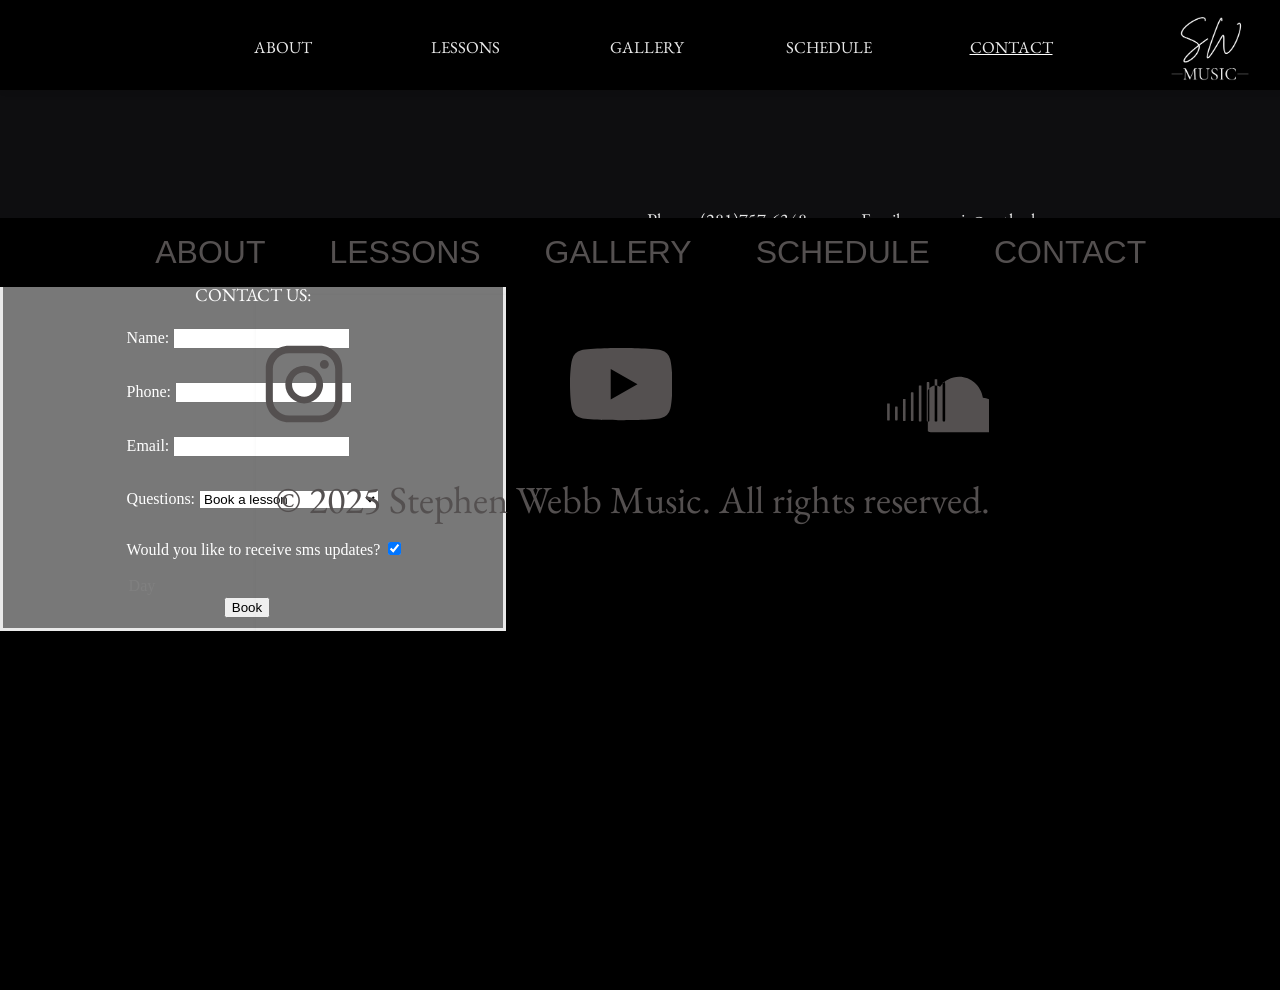
<file: public/contact.html>
<!DOCTYPE html>
<html lang="en">
  <head>
    <meta charset="UTF-8">
    <meta name="viewport" content="width=device-width, initial-scale=1.0">

    <link rel="stylesheet" href="styles/general.css">
    <link rel="stylesheet" href="styles/header.css">
    <link rel="stylesheet" href="styles/nav-menu.css">
    <link rel="stylesheet" href="styles/footer.css">
    <link rel="stylesheet" href="styles/contact-body.css">

    <link rel="preconnect" href="https://fonts.googleapis.com">
    <link rel="preconnect" href="https://fonts.gstatic.com" crossorigin>
    <link href="https://fonts.googleapis.com/css2?family=EB+Garamond:ital,wght@0,400..800;1,400..800&family=Roboto:ital,wght@0,100;0,300;0,400;0,500;0,700;0,900;1,100;1,300;1,400;1,500;1,700;1,900&family=Share+Tech+Mono&display=swap" rel="stylesheet">

    <title>Stephen Webb Music</title>
  </head>


  <body>
    <header>
      <div class="left-header">
        <button class="nav-toggle" id="nav-toggle">
          <img class="hamburger-menu" id="hamburger-menu" src="icons/hamburger-menu.svg">
          <img class="close-icon" id="close-icon" src="icons/x-close.svg">
        </button>
        <script src="script/hamburger.js"></script>
  
        <nav class="nav-menu" id="nav-menu">
          <ul>
            <li><a href="index.html">ABOUT</a></li>
            <li><a href="lessons.html">LESSONS</a></li>
            <li><a href="gallery.html">GALLERY</a></li>
            <li><a href="schedule.html">SCHEDULE</a></li>
            <li style="text-decoration: underline;"><a href="contact.html">CONTACT</a></li>
          </ul>
        </nav>
      </div>
  
      <div class="right-header">
        <a href="index.html" class="header-logo-cont">
          <img class="header-logo" src="pictures/logo.png">
        </a>
      </div>
    </header>
    <main>
      <button class="phone-num">
        <p class="basic-button">
          Phone: (281)757-6348
        </p>
      </button>
      <button class="mail">
        <p class="basic-button">
          Email: s.w.music@outlook.com
        </p>
      </button>

      <div class="line1">
      </div>

      <div class="request-form-cont">
        <p class="form-title">
          CONTACT US:
        </p>
        <form class="form-entry" action="/send-sms" method="POST">
          <label for="name">Name:</label>
          <input class="form-field" type="text" id="name" name="name" required><br><br>

          <label for="phone">Phone:</label>
          <input class="form-field" type="tel" id="phone" name="phone" required><br><br>

          <label for="email">Email:</label>
          <input class="form-field" type="email" id="email" name="email"><br><br>

          <label for="service">Questions:</label>
          <select class="form-field" id="service" name="service" required>
            <option value="" disabled selected>Book a lesson</option>
            <option value="new-plaster">1 hour - $65</option>
            <option value="replaster">30 minutes - $45</option>
            <option value="tile-coping">1 hour / virtual - $50</option>
            <option value="deck-resurfacing">30 minutes / virtual - $35</option>
            <option value="acid-wash">1 hour / in home - $100</option>
            <option value="inspection">30 minutes / in home - $75</option>
          </select><br><br>

          <label for="sms">Would you like to receive sms updates?</label>
          <input class="form-field" type="checkbox" id="sms" name="sms" checked><br><br>
            <option value="" disabled selected>Day</option>
          <input class="form-field-submit" type="submit" value="Book">
        </form>
      </div>

      <iframe class="map" src="https://www.google.com/maps/embed?pb=!1m18!1m12!1m3!1d3441.64755583762!2d-95.3263738!3d30.3893644!2m3!1f0!2f0!3f0!3m2!1i1024!2i768!4f13.1!3m3!1m2!1s0x86474196c9d91d6f%3A0x84ac29818ba723cb!2s15611%20Plum%20Brk%20Dr%2C%20Conroe%2C%20TX%2077303!5e0!3m2!1sen!2sus!4v1779753899569!5m2!1sen!2sus" width="600" height="450" style="border:0;" allowfullscreen="" loading="lazy" referrerpolicy="no-referrer-when-downgrade"></iframe>
      <p class="map-adress">
        Stephen Webb Music<br>
        15611 Plum Brook Dr,
        Conroe, TX 77303
      </p>
  </main>
    <footer>
      <ul class="footer-nav">
        <li><a href="index.html">ABOUT</a></li>
        <li><a href="lessons.html">LESSONS</a></li>
        <li><a href="gallery.html">GALLERY</a></li>
        <li><a href="schedule.html">SCHEDULE</a></li>
        <li><a href="contact.html">CONTACT</a></li>
      </ul>
  
      <div class="footer-social">
        <a href="https://www.instagram.com/stephenwebbmusic/" target="_blank" rel="noopener noreferrer" class="footer-ig">
          <!-- Inline Official Instagram SVG Path -->
          <svg class="footer-icon" xmlns="http://www.w3.org/2000/svg" xmlns:xlink="http://www.w3.org/1999/xlink" fill="#000000" width="800px" height="800px" viewBox="0 0 32 32" id="Camada_1" version="1.1" xml:space="preserve">
            <g>
            <path d="M22.3,8.4c-0.8,0-1.4,0.6-1.4,1.4c0,0.8,0.6,1.4,1.4,1.4c0.8,0,1.4-0.6,1.4-1.4C23.7,9,23.1,8.4,22.3,8.4z"/>
            <path d="M16,10.2c-3.3,0-5.9,2.7-5.9,5.9s2.7,5.9,5.9,5.9s5.9-2.7,5.9-5.9S19.3,10.2,16,10.2z M16,19.9c-2.1,0-3.8-1.7-3.8-3.8   c0-2.1,1.7-3.8,3.8-3.8c2.1,0,3.8,1.7,3.8,3.8C19.8,18.2,18.1,19.9,16,19.9z"/>   
            <path d="M20.8,4h-9.5C7.2,4,4,7.2,4,11.2v9.5c0,4,3.2,7.2,7.2,7.2h9.5c4,0,7.2-3.2,7.2-7.2v-9.5C28,7.2,24.8,4,20.8,4z M25.7,20.8   c0,2.7-2.2,5-5,5h-9.5c-2.7,0-5-2.2-5-5v-9.5c0-2.7,2.2-5,5-5h9.5c2.7,0,5,2.2,5,5V20.8z"/>       
            </g>
            </svg>
        </a>
        <a href="https://www.youtube.com/@StephenWebbMusic" target="_blank" rel="noopener noreferrer" class="footer-yt">
          <svg class="footer-icon" viewBox="0 0 24 24" xmlns="http://w3.org">
            <path d="M23.498 6.186a3.016 3.016 0 0 0-2.122-2.136C19.505 3.545 12 3.545 12 3.545s-7.505 0-9.377.505A3.017 3.017 0 0 0 .502 6.186C0 8.07 0 12 0 12s0 3.93.502 5.814a3.016 3.016 0 0 0 2.122 2.136c1.871.505 9.376.505 9.376.505s7.505 0 9.377-.505a3.015 3.015 0 0 0 2.122-2.136C24 15.93 24 12 24 12s0-3.93-.502-5.814zM9.545 15.568V8.432L15.818 12l-6.273 3.568z"/>
          </svg>
        </a>
        <a href="https://on.soundcloud.com/IMVgdgA9zZKNSs7fgG" target="_blank" rel="noopener noreferrer" class="footer-sc">
          <svg class="footer-icon" viewBox="0 0 20 20" xmlns="http://w3.org">
            <path d="M11.56 16.735c0 .354-.031.531-.093.531h-.319c-.062 0-.093-.177-.093-.531V10.15c0-.353.031-.53.093-.53h.319c.062 0 .093.177.093.53v6.585zm-1.547.442c0 .06-.03.089-.093.089h-.319c-.062 0-.093-.03-.093-.089V9.117c0-.06.031-.089.093-.089h.319c.063 0 .093.03.093.089v8.06zm-1.549-.089c0 .118-.031.177-.093.177h-.319c-.062 0-.093-.059-.093-.177V9.752c0-.117.031-.176.093-.176h.319c.062 0 .093.059.093.176v7.336zm-1.547.089c0 .06-.031.089-.093.089h-.319c-.063 0-.093-.03-.093-.089V10.35c0-.06.03-.089.093-.089h.319c.062 0 .093.03.093.089v6.826zm-1.548-.177c0 .118-.031.177-.093.177h-.319c-.062 0-.093-.059-.093-.177v-5.263c0-.118.031-.177.093-.177h.319c.062 0 .093.059.093.177v5.263zm-1.548.088c0 .06-.031.089-.093.089h-.32c-.061 0-.092-.03-.092-.089v-4.09c0-.06.031-.089.093-.089h.319c.062 0 .093.03.093.089v4.09zm-1.548-.221c0 .147-.031.221-.093.221h-.319c-.062 0-.093-.074-.093-.221v-2.3c0-.147.031-.221.093-.221h.319c.062 0 .093.074.093.221v2.3zm-1.548.133c0 .06-.031.088-.093.088h-.319c-.062 0-.093-.03-.093-.088V13.84c0-.059.031-.088.093-.088h.319c.062 0 .093.03.093.088v1.177zm21.439-.818c0-1.89-1.442-3.435-3.238-3.535-.386-2.316-2.315-4.082-4.636-4.082-1.517 0-2.88.756-3.734 1.93-.257-.15-.55-.233-.861-.233-.67 0-1.25.405-1.523.993v7.915c.184.097.387.164.603.197.163.025.329.038.498.038h12.893c1.656 0 3-.105 3-3.223z"/>
          </svg>
        </a>
      </div>
  
      <p class="copy-right">
        &copy; 2025 Stephen Webb Music. All rights reserved.
      </p>
    </footer>
  </body>
</html>
</file>
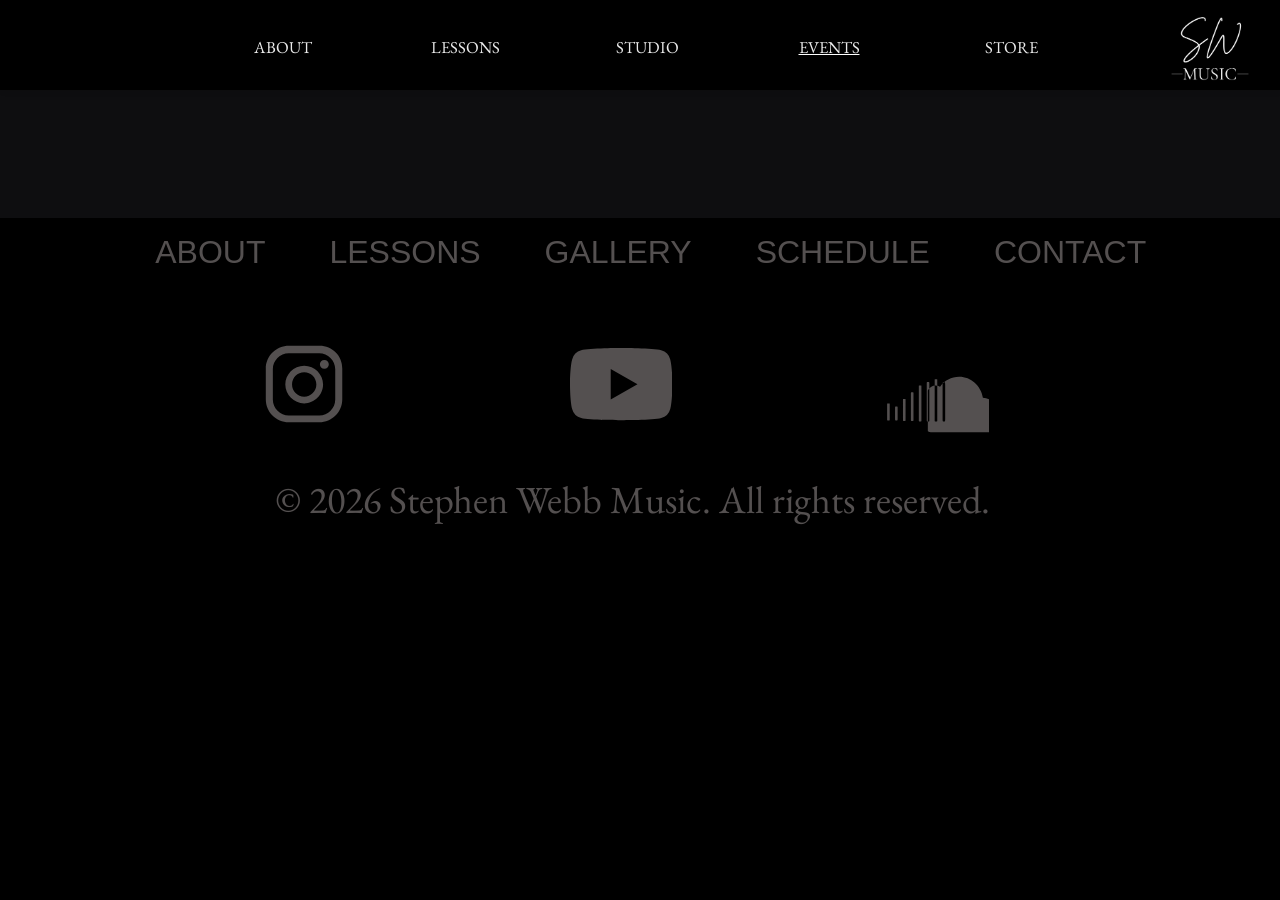
<file: public/events.html>
<!DOCTYPE html>
<html lang="en">
  <head>
    <meta charset="UTF-8">
    <meta name="viewport" content="width=device-width, initial-scale=1.0">

    <link rel="stylesheet" href="styles/general.css">
    <link rel="stylesheet" href="styles/header.css">
    <link rel="stylesheet" href="styles/nav-menu.css">
    <link rel="stylesheet" href="styles/footer.css">
    <link rel="stylesheet" href="styles/events-body.css">
    
    <link rel="preconnect" href="https://fonts.googleapis.com">
    <link rel="preconnect" href="https://fonts.gstatic.com" crossorigin>
    <link href="https://fonts.googleapis.com/css2?family=EB+Garamond:ital,wght@0,400..800;1,400..800&family=Roboto:ital,wght@0,100;0,300;0,400;0,500;0,700;0,900;1,100;1,300;1,400;1,500;1,700;1,900&family=Share+Tech+Mono&display=swap" rel="stylesheet">
    
    <title>Stephen Webb Music</title>
  </head>

  <body>
    <header>
      <div class="left-header">
        <button class="nav-toggle" id="nav-toggle">
          <img class="hamburger-menu" id="hamburger-menu" src="icons/hamburger-menu.svg">
          <img class="close-icon" id="close-icon" src="icons/x-close.svg">
        </button>
        <script src="script/hamburger.js"></script>
  
        <nav class="nav-menu" id="nav-menu">
          <ul>
            <li><a href="index.html">ABOUT</a></li>
            <li><a href="lessons.html">LESSONS</a></li>
            <li><a href="studio.html">STUDIO</a></li>
            <li style="text-decoration: underline;"><a href="events.html">EVENTS</a></li>
            <li><a href="store.html">STORE</a></li>
          </ul>
        </nav>
      </div>
  
      <div class="right-header">
        <a href="index.html" class="header-logo-cont">
          <img class="header-logo" src="pictures/logo.png">
        </a>
      </div>
    </header>

    <main>
    </main>
    
    <footer>
      <ul class="footer-nav">
        <li><a href="index.html">ABOUT</a></li>
        <li><a href="lessons.html">LESSONS</a></li>
        <li><a href="gallery.html">GALLERY</a></li>
        <li><a href="schedule.html">SCHEDULE</a></li>
        <li><a href="contact.html">CONTACT</a></li>
      </ul>
  
      <div class="footer-social">
        <a href="https://www.instagram.com/stephenwebbmusic/" target="_blank" rel="noopener noreferrer" class="footer-ig">
          <!-- Inline Official Instagram SVG Path -->
          <svg class="footer-icon" xmlns="http://www.w3.org/2000/svg" xmlns:xlink="http://www.w3.org/1999/xlink" fill="#000000" width="800px" height="800px" viewBox="0 0 32 32" id="Camada_1" version="1.1" xml:space="preserve">
            <g>
            <path d="M22.3,8.4c-0.8,0-1.4,0.6-1.4,1.4c0,0.8,0.6,1.4,1.4,1.4c0.8,0,1.4-0.6,1.4-1.4C23.7,9,23.1,8.4,22.3,8.4z"/>
            <path d="M16,10.2c-3.3,0-5.9,2.7-5.9,5.9s2.7,5.9,5.9,5.9s5.9-2.7,5.9-5.9S19.3,10.2,16,10.2z M16,19.9c-2.1,0-3.8-1.7-3.8-3.8   c0-2.1,1.7-3.8,3.8-3.8c2.1,0,3.8,1.7,3.8,3.8C19.8,18.2,18.1,19.9,16,19.9z"/>   
            <path d="M20.8,4h-9.5C7.2,4,4,7.2,4,11.2v9.5c0,4,3.2,7.2,7.2,7.2h9.5c4,0,7.2-3.2,7.2-7.2v-9.5C28,7.2,24.8,4,20.8,4z M25.7,20.8   c0,2.7-2.2,5-5,5h-9.5c-2.7,0-5-2.2-5-5v-9.5c0-2.7,2.2-5,5-5h9.5c2.7,0,5,2.2,5,5V20.8z"/>       
            </g>
            </svg>
        </a>
        <a href="https://www.youtube.com/@StephenWebbMusic" target="_blank" rel="noopener noreferrer" class="footer-yt">
          <svg class="footer-icon" viewBox="0 0 24 24" xmlns="http://w3.org">
            <path d="M23.498 6.186a3.016 3.016 0 0 0-2.122-2.136C19.505 3.545 12 3.545 12 3.545s-7.505 0-9.377.505A3.017 3.017 0 0 0 .502 6.186C0 8.07 0 12 0 12s0 3.93.502 5.814a3.016 3.016 0 0 0 2.122 2.136c1.871.505 9.376.505 9.376.505s7.505 0 9.377-.505a3.015 3.015 0 0 0 2.122-2.136C24 15.93 24 12 24 12s0-3.93-.502-5.814zM9.545 15.568V8.432L15.818 12l-6.273 3.568z"/>
          </svg>
        </a>
        <a href="https://on.soundcloud.com/IMVgdgA9zZKNSs7fgG" target="_blank" rel="noopener noreferrer" class="footer-sc">
          <svg class="footer-icon" viewBox="0 0 20 20" xmlns="http://w3.org">
            <path d="M11.56 16.735c0 .354-.031.531-.093.531h-.319c-.062 0-.093-.177-.093-.531V10.15c0-.353.031-.53.093-.53h.319c.062 0 .093.177.093.53v6.585zm-1.547.442c0 .06-.03.089-.093.089h-.319c-.062 0-.093-.03-.093-.089V9.117c0-.06.031-.089.093-.089h.319c.063 0 .093.03.093.089v8.06zm-1.549-.089c0 .118-.031.177-.093.177h-.319c-.062 0-.093-.059-.093-.177V9.752c0-.117.031-.176.093-.176h.319c.062 0 .093.059.093.176v7.336zm-1.547.089c0 .06-.031.089-.093.089h-.319c-.063 0-.093-.03-.093-.089V10.35c0-.06.03-.089.093-.089h.319c.062 0 .093.03.093.089v6.826zm-1.548-.177c0 .118-.031.177-.093.177h-.319c-.062 0-.093-.059-.093-.177v-5.263c0-.118.031-.177.093-.177h.319c.062 0 .093.059.093.177v5.263zm-1.548.088c0 .06-.031.089-.093.089h-.32c-.061 0-.092-.03-.092-.089v-4.09c0-.06.031-.089.093-.089h.319c.062 0 .093.03.093.089v4.09zm-1.548-.221c0 .147-.031.221-.093.221h-.319c-.062 0-.093-.074-.093-.221v-2.3c0-.147.031-.221.093-.221h.319c.062 0 .093.074.093.221v2.3zm-1.548.133c0 .06-.031.088-.093.088h-.319c-.062 0-.093-.03-.093-.088V13.84c0-.059.031-.088.093-.088h.319c.062 0 .093.03.093.088v1.177zm21.439-.818c0-1.89-1.442-3.435-3.238-3.535-.386-2.316-2.315-4.082-4.636-4.082-1.517 0-2.88.756-3.734 1.93-.257-.15-.55-.233-.861-.233-.67 0-1.25.405-1.523.993v7.915c.184.097.387.164.603.197.163.025.329.038.498.038h12.893c1.656 0 3-.105 3-3.223z"/>
          </svg>
        </a>
      </div>
  
      <p class="copy-right">
        &copy; 2026 Stephen Webb Music. All rights reserved.
      </p>
    </footer>
  </body>

</html>
</file>
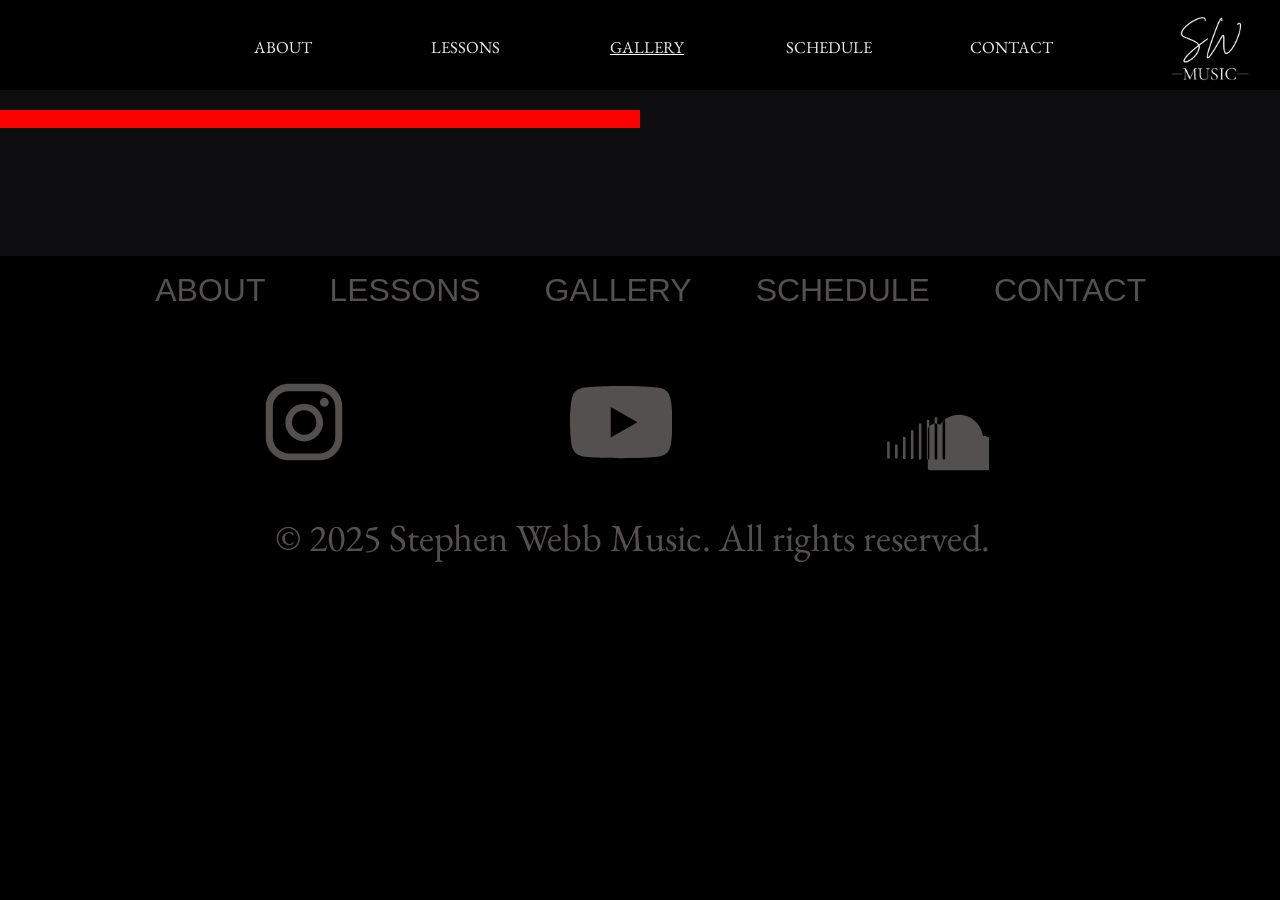
<file: public/gallery.html>
<!DOCTYPE html>
<html lang="en">
  <head>
    <meta charset="UTF-8">
    <meta name="viewport" content="width=device-width, initial-scale=1.0">

    <link rel="stylesheet" href="styles/general.css">
    <link rel="stylesheet" href="styles/header.css">
    <link rel="stylesheet" href="styles/nav-menu.css">
    <link rel="stylesheet" href="styles/footer.css">
    <link rel="stylesheet" href="styles/gallery-body.css">

    <link rel="preconnect" href="https://fonts.googleapis.com">
    <link rel="preconnect" href="https://fonts.gstatic.com" crossorigin>
    <link href="https://fonts.googleapis.com/css2?family=EB+Garamond:ital,wght@0,400..800;1,400..800&family=Roboto:ital,wght@0,100;0,300;0,400;0,500;0,700;0,900;1,100;1,300;1,400;1,500;1,700;1,900&family=Share+Tech+Mono&display=swap" rel="stylesheet">

    <title>Stephen Webb Music</title>
  </head>

  <body>
    <header>
      <div class="left-header">
        <button class="nav-toggle" id="nav-toggle">
          <img class="hamburger-menu" id="hamburger-menu" src="icons/hamburger-menu.svg">
          <img class="close-icon" id="close-icon" src="icons/x-close.svg">
        </button>
        <script src="script/hamburger.js"></script>
  
        <nav class="nav-menu" id="nav-menu">
          <ul>
            <li><a href="index.html">ABOUT</a></li>
            <li><a href="lessons.html">LESSONS</a></li>
            <li style="text-decoration: underline;"><a href="gallery.html">GALLERY</a></li>
            <li><a href="schedule.html">SCHEDULE</a></li>
            <li><a href="contact.html">CONTACT</a></li>
          </ul>
        </nav>
      </div>
  
      <div class="right-header">
        <a href="index.html" class="header-logo-cont">
          <img class="header-logo" src="pictures/logo.png">
        </a>
      </div>
    </header>
    <main>
      <div class="gallery-layout">
        <div class="gallery-box">
          <img href="pictures/gallery/" class="gallery-image">
        </div>
        <div class="gallery-box">
          
        </div>
      </div>
    </main>
    <footer>
      <ul class="footer-nav">
        <li><a href="index.html">ABOUT</a></li>
        <li><a href="lessons.html">LESSONS</a></li>
        <li><a href="gallery.html">GALLERY</a></li>
        <li><a href="schedule.html">SCHEDULE</a></li>
        <li><a href="contact.html">CONTACT</a></li>
      </ul>
  
      <div class="footer-social">
        <a href="https://www.instagram.com/stephenwebbmusic/" target="_blank" rel="noopener noreferrer" class="footer-ig">
          <!-- Inline Official Instagram SVG Path -->
          <svg class="footer-icon" xmlns="http://www.w3.org/2000/svg" xmlns:xlink="http://www.w3.org/1999/xlink" fill="#000000" width="800px" height="800px" viewBox="0 0 32 32" id="Camada_1" version="1.1" xml:space="preserve">
            <g>
            <path d="M22.3,8.4c-0.8,0-1.4,0.6-1.4,1.4c0,0.8,0.6,1.4,1.4,1.4c0.8,0,1.4-0.6,1.4-1.4C23.7,9,23.1,8.4,22.3,8.4z"/>
            <path d="M16,10.2c-3.3,0-5.9,2.7-5.9,5.9s2.7,5.9,5.9,5.9s5.9-2.7,5.9-5.9S19.3,10.2,16,10.2z M16,19.9c-2.1,0-3.8-1.7-3.8-3.8   c0-2.1,1.7-3.8,3.8-3.8c2.1,0,3.8,1.7,3.8,3.8C19.8,18.2,18.1,19.9,16,19.9z"/>   
            <path d="M20.8,4h-9.5C7.2,4,4,7.2,4,11.2v9.5c0,4,3.2,7.2,7.2,7.2h9.5c4,0,7.2-3.2,7.2-7.2v-9.5C28,7.2,24.8,4,20.8,4z M25.7,20.8   c0,2.7-2.2,5-5,5h-9.5c-2.7,0-5-2.2-5-5v-9.5c0-2.7,2.2-5,5-5h9.5c2.7,0,5,2.2,5,5V20.8z"/>       
            </g>
            </svg>
        </a>
        <a href="https://www.youtube.com/@StephenWebbMusic" target="_blank" rel="noopener noreferrer" class="footer-yt">
          <svg class="footer-icon" viewBox="0 0 24 24" xmlns="http://w3.org">
            <path d="M23.498 6.186a3.016 3.016 0 0 0-2.122-2.136C19.505 3.545 12 3.545 12 3.545s-7.505 0-9.377.505A3.017 3.017 0 0 0 .502 6.186C0 8.07 0 12 0 12s0 3.93.502 5.814a3.016 3.016 0 0 0 2.122 2.136c1.871.505 9.376.505 9.376.505s7.505 0 9.377-.505a3.015 3.015 0 0 0 2.122-2.136C24 15.93 24 12 24 12s0-3.93-.502-5.814zM9.545 15.568V8.432L15.818 12l-6.273 3.568z"/>
          </svg>
        </a>
        <a href="https://on.soundcloud.com/IMVgdgA9zZKNSs7fgG" target="_blank" rel="noopener noreferrer" class="footer-sc">
          <svg class="footer-icon" viewBox="0 0 20 20" xmlns="http://w3.org">
            <path d="M11.56 16.735c0 .354-.031.531-.093.531h-.319c-.062 0-.093-.177-.093-.531V10.15c0-.353.031-.53.093-.53h.319c.062 0 .093.177.093.53v6.585zm-1.547.442c0 .06-.03.089-.093.089h-.319c-.062 0-.093-.03-.093-.089V9.117c0-.06.031-.089.093-.089h.319c.063 0 .093.03.093.089v8.06zm-1.549-.089c0 .118-.031.177-.093.177h-.319c-.062 0-.093-.059-.093-.177V9.752c0-.117.031-.176.093-.176h.319c.062 0 .093.059.093.176v7.336zm-1.547.089c0 .06-.031.089-.093.089h-.319c-.063 0-.093-.03-.093-.089V10.35c0-.06.03-.089.093-.089h.319c.062 0 .093.03.093.089v6.826zm-1.548-.177c0 .118-.031.177-.093.177h-.319c-.062 0-.093-.059-.093-.177v-5.263c0-.118.031-.177.093-.177h.319c.062 0 .093.059.093.177v5.263zm-1.548.088c0 .06-.031.089-.093.089h-.32c-.061 0-.092-.03-.092-.089v-4.09c0-.06.031-.089.093-.089h.319c.062 0 .093.03.093.089v4.09zm-1.548-.221c0 .147-.031.221-.093.221h-.319c-.062 0-.093-.074-.093-.221v-2.3c0-.147.031-.221.093-.221h.319c.062 0 .093.074.093.221v2.3zm-1.548.133c0 .06-.031.088-.093.088h-.319c-.062 0-.093-.03-.093-.088V13.84c0-.059.031-.088.093-.088h.319c.062 0 .093.03.093.088v1.177zm21.439-.818c0-1.89-1.442-3.435-3.238-3.535-.386-2.316-2.315-4.082-4.636-4.082-1.517 0-2.88.756-3.734 1.93-.257-.15-.55-.233-.861-.233-.67 0-1.25.405-1.523.993v7.915c.184.097.387.164.603.197.163.025.329.038.498.038h12.893c1.656 0 3-.105 3-3.223z"/>
          </svg>
        </a>
      </div>
  
      <p class="copy-right">
        &copy; 2025 Stephen Webb Music. All rights reserved.
      </p>
    </footer>
  </body>
</html>
</file>
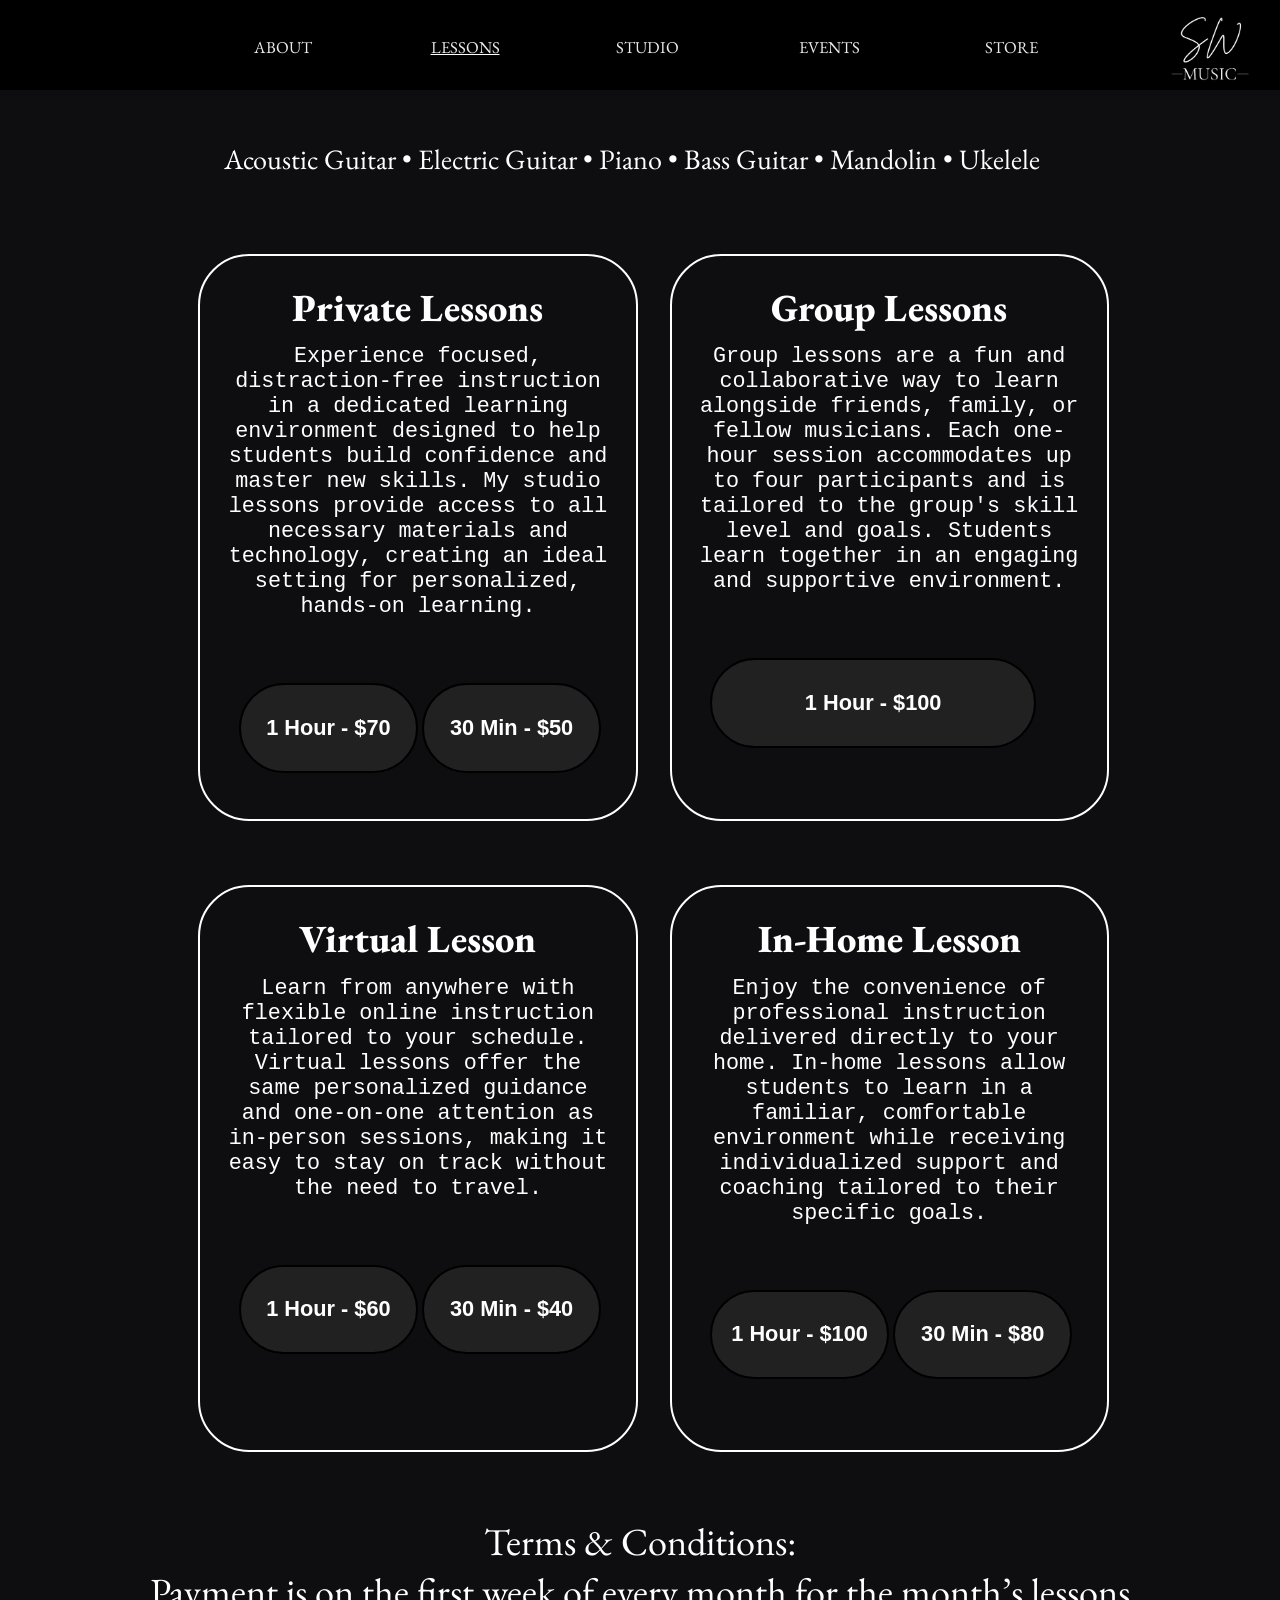
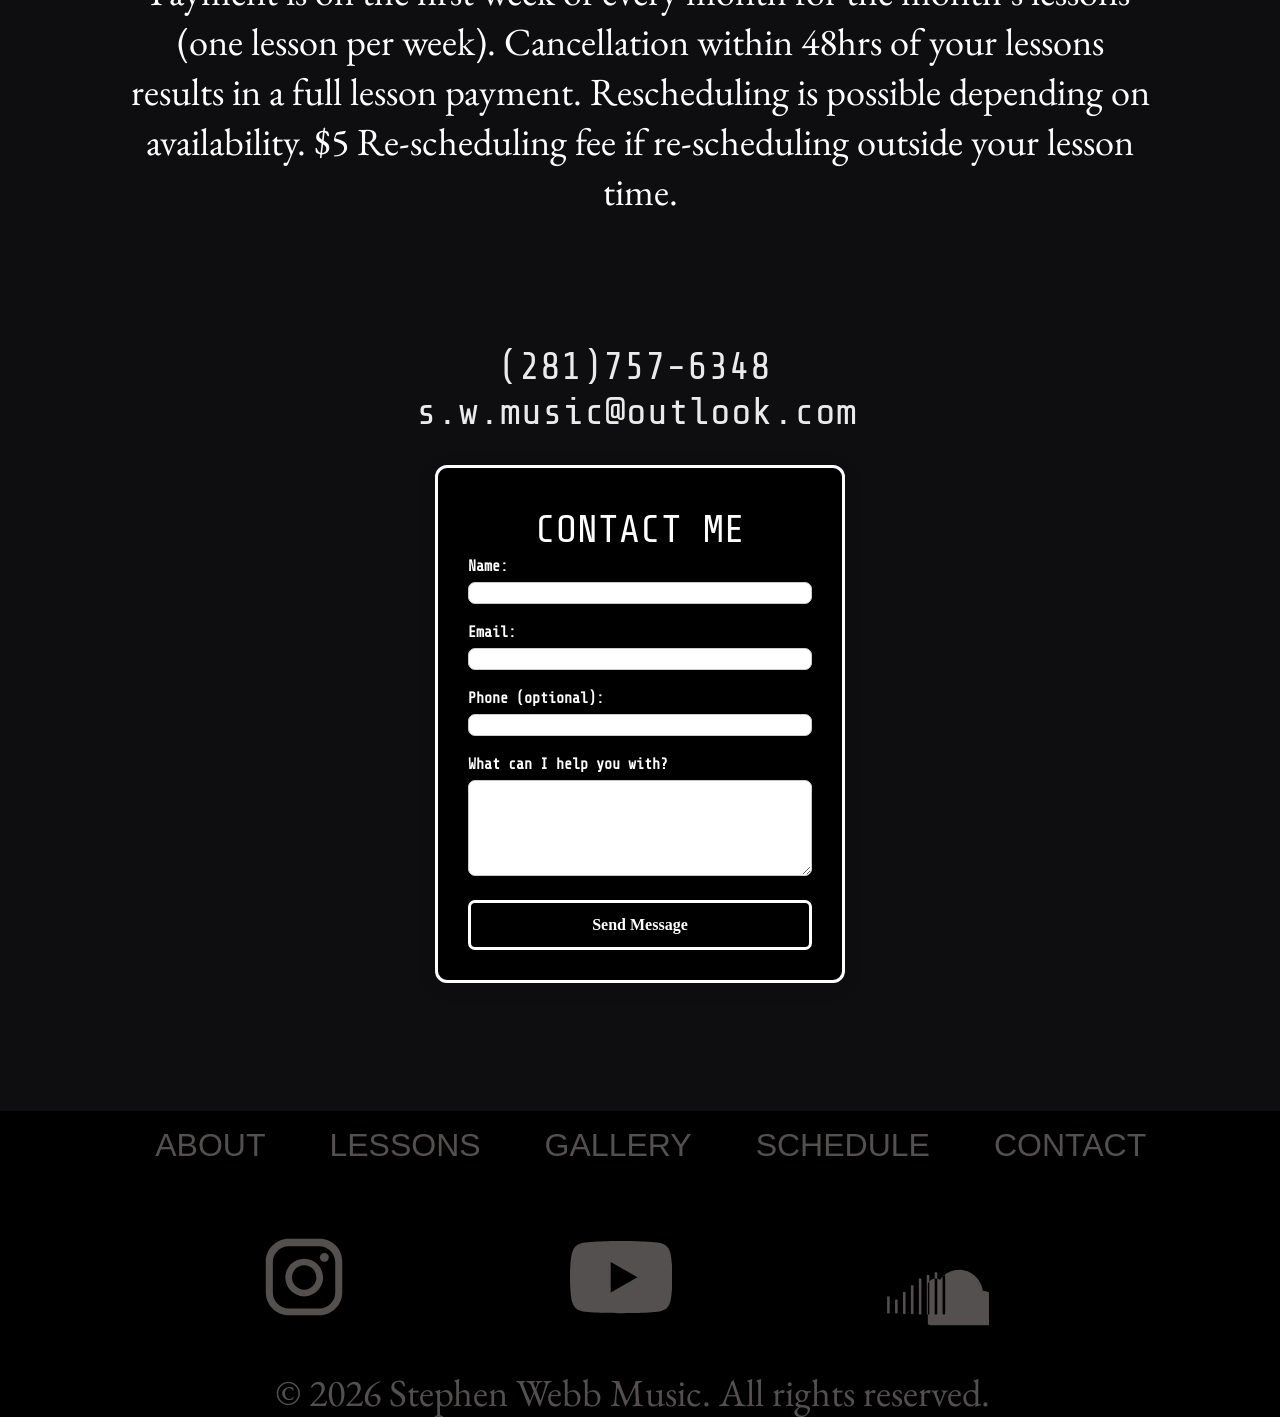
<file: public/lessons.html>
<!DOCTYPE html>
<html lang="en">
  <head>
    <meta charset="UTF-8">
    <meta name="viewport" content="width=device-width, initial-scale=1.0">
    <link rel="stylesheet" href="styles/lessons-body.css">
    <link rel="stylesheet" href="styles/general.css">
    <link rel="stylesheet" href="styles/header.css">
    <link rel="stylesheet" href="styles/nav-menu.css">
    <link rel="stylesheet" href="styles/footer.css">

    <link rel="preconnect" href="https://fonts.googleapis.com">
    <link rel="preconnect" href="https://fonts.gstatic.com" crossorigin>
    <link href="https://fonts.googleapis.com/css2?family=EB+Garamond:ital,wght@0,400..800;1,400..800&family=Roboto:ital,wght@0,100;0,300;0,400;0,500;0,700;0,900;1,100;1,300;1,400;1,500;1,700;1,900&family=Share+Tech+Mono&display=swap" rel="stylesheet">

    <title>Stephen Webb Music</title>
  </head>

  <body>
    <header>
      <div class="left-header">
        <button class="nav-toggle" id="nav-toggle">
          <img class="hamburger-menu" id="hamburger-menu" src="icons/hamburger-menu.svg">
          <img class="close-icon" id="close-icon" src="icons/x-close.svg">
        </button>
        <script src="script/hamburger.js"></script>
  
        <nav class="nav-menu" id="nav-menu">
          <ul>
            <li><a href="index.html">ABOUT</a></li>
            <li style="text-decoration: underline;"><a href="lessons.html">LESSONS</a></li>
            <li><a href="studio.html">STUDIO</a></li>
            <li><a href="events.html">EVENTS</a></li>
            <li><a href="store.html">STORE</a></li>
          </ul>
        </nav>
      </div>
  
      <div class="right-header">
        <a href="index.html" class="header-logo-cont">
          <img class="header-logo" src="pictures/logo.png">
        </a>
      </div>
    </header>


    <main>
      <div class="lessons-page">

        <p class="lessons-instruments">
          Acoustic Guitar • Electric Guitar • Piano • Bass Guitar • Mandolin • Ukelele
        </p>


        <div class="lesson-box">
          <p class="lesson-title">Private Lessons</p>
          <p class="lesson-paragraph">
          Experience focused, distraction-free instruction in a dedicated learning 
          environment designed to help students build confidence and master new skills. 
          My studio lessons provide access to all necessary materials and technology, 
          creating an ideal setting for personalized, hands-on learning.
          </p>
          <button class="lesson-button" data-cal-config='{"layout":"week_view","useSlotsViewOnSmallScreen":"true","theme":"dark"}' data-cal-link="stephen-webb-eu0iki/1-hour-lesson" data-cal-namespace="1-hour-lesson">
            1 Hour - $70
          </button>
          <!-- Cal element-click embed code begins -->
          <script type="text/javascript">
          (function (C, A, L) { let p = function (a, ar) { a.q.push(ar); }; let d = C.document; C.Cal = C.Cal || function () { let cal = C.Cal; let ar = arguments; if (!cal.loaded) { cal.ns = {}; cal.q = cal.q || []; d.head.appendChild(d.createElement("script")).src = A; cal.loaded = true; } if (ar[0] === L) { const api = function () { p(api, arguments); }; const namespace = ar[1]; api.q = api.q || []; if(typeof namespace === "string"){cal.ns[namespace] = cal.ns[namespace] || api;p(cal.ns[namespace], ar);p(cal, ["initNamespace", namespace]);} else p(cal, ar); return;} p(cal, ar); }; })(window, "https://app.cal.com/embed/embed.js", "init");
          Cal("init", "1-hour-lesson", {origin:"https://app.cal.com"});
          Cal.ns["1-hour-lesson"]("ui", {"theme":"dark","hideEventTypeDetails":false,"layout":"week_view"});
          </script>
          <!-- Cal element-click embed code ends -->

          <button class="lesson-button" data-cal-config='{"layout":"week_view","useSlotsViewOnSmallScreen":"true","theme":"dark"}' data-cal-link="stephen-webb-eu0iki/30" data-cal-namespace="30">
            30 Min - $50
          </button>
          <!-- Cal element-click embed code begins -->
          <script type="text/javascript">
          (function (C, A, L) { let p = function (a, ar) { a.q.push(ar); }; let d = C.document; C.Cal = C.Cal || function () { let cal = C.Cal; let ar = arguments; if (!cal.loaded) { cal.ns = {}; cal.q = cal.q || []; d.head.appendChild(d.createElement("script")).src = A; cal.loaded = true; } if (ar[0] === L) { const api = function () { p(api, arguments); }; const namespace = ar[1]; api.q = api.q || []; if(typeof namespace === "string"){cal.ns[namespace] = cal.ns[namespace] || api;p(cal.ns[namespace], ar);p(cal, ["initNamespace", namespace]);} else p(cal, ar); return;} p(cal, ar); }; })(window, "https://app.cal.com/embed/embed.js", "init");
          Cal("init", "30", {origin:"https://app.cal.com"});
          Cal.ns["30"]("ui", {"theme":"dark","hideEventTypeDetails":false,"layout":"week_view"});
          </script>
          <!-- Cal element-click embed code ends -->
        </div>

        <div class="lesson-box">
          <p class="lesson-title">Group Lessons</p>
          <p class="lesson-paragraph">
            Group lessons are a fun and collaborative way to learn alongside friends, family, 
            or fellow musicians. Each one-hour session accommodates up to four participants 
            and is tailored to the group's skill level and goals. Students learn together in an engaging and supportive 
            environment.
          </p>
          <button class="lesson-button" style="width: 85%;" data-cal-config='{"layout":"month_view","useSlotsViewOnSmallScreen":"true"}' data-cal-namespace="group-lesson" data-cal-link="stephen-webb-eu0iki/group-lesson">
            1 Hour - $100
          </button>
          <!-- Cal element-click embed code begins -->
          <script type="text/javascript">
          (function (C, A, L) { let p = function (a, ar) { a.q.push(ar); }; let d = C.document; C.Cal = C.Cal || function () { let cal = C.Cal; let ar = arguments; if (!cal.loaded) { cal.ns = {}; cal.q = cal.q || []; d.head.appendChild(d.createElement("script")).src = A; cal.loaded = true; } if (ar[0] === L) { const api = function () { p(api, arguments); }; const namespace = ar[1]; api.q = api.q || []; if(typeof namespace === "string"){cal.ns[namespace] = cal.ns[namespace] || api;p(cal.ns[namespace], ar);p(cal, ["initNamespace", namespace]);} else p(cal, ar); return;} p(cal, ar); }; })(window, "https://app.cal.com/embed/embed.js", "init");
          Cal("init", "group-lesson", {origin:"https://app.cal.com"});
          Cal.ns["group-lesson"]("ui", {"hideEventTypeDetails":false,"layout":"month_view"});
          </script>
          <!-- Cal element-click embed code ends -->
        </div>

        <div class="lesson-box">
          <p class="lesson-title">Virtual Lesson</p>
          <p class="lesson-paragraph">
          Learn from anywhere with flexible online instruction tailored to your 
          schedule. Virtual lessons offer the same personalized guidance and 
          one-on-one attention as in-person sessions, making it easy to stay on 
          track without the need to travel.
          </p>
          <button class="lesson-button" data-cal-config='{"layout":"week_view","useSlotsViewOnSmallScreen":"true","theme":"dark"}' data-cal-namespace="1-hour-virtual-lesson" data-cal-link="stephen-webb-eu0iki/1-hour-virtual-lesson">
            1 Hour - $60
          </button>
          <!-- Cal element-click embed code begins -->
          <script type="text/javascript">
          (function (C, A, L) { let p = function (a, ar) { a.q.push(ar); }; let d = C.document; C.Cal = C.Cal || function () { let cal = C.Cal; let ar = arguments; if (!cal.loaded) { cal.ns = {}; cal.q = cal.q || []; d.head.appendChild(d.createElement("script")).src = A; cal.loaded = true; } if (ar[0] === L) { const api = function () { p(api, arguments); }; const namespace = ar[1]; api.q = api.q || []; if(typeof namespace === "string"){cal.ns[namespace] = cal.ns[namespace] || api;p(cal.ns[namespace], ar);p(cal, ["initNamespace", namespace]);} else p(cal, ar); return;} p(cal, ar); }; })(window, "https://app.cal.com/embed/embed.js", "init");
          Cal("init", "1-hour-virtual-lesson", {origin:"https://app.cal.com"});
          Cal.ns["1-hour-virtual-lesson"]("ui", {"theme":"dark","hideEventTypeDetails":false,"layout":"week_view"});
          </script>
          <!-- Cal element-click embed code ends -->

          <button class="lesson-button" data-cal-config='{"layout":"week_view","useSlotsViewOnSmallScreen":"true","theme":"dark"}' data-cal-namespace="30-minute-virtual-lesson" data-cal-link="stephen-webb-eu0iki/30-minute-virtual-lesson">
            30 Min - $40
          </button>
          <!-- Cal element-click embed code begins -->
          <script type="text/javascript">
          (function (C, A, L) { let p = function (a, ar) { a.q.push(ar); }; let d = C.document; C.Cal = C.Cal || function () { let cal = C.Cal; let ar = arguments; if (!cal.loaded) { cal.ns = {}; cal.q = cal.q || []; d.head.appendChild(d.createElement("script")).src = A; cal.loaded = true; } if (ar[0] === L) { const api = function () { p(api, arguments); }; const namespace = ar[1]; api.q = api.q || []; if(typeof namespace === "string"){cal.ns[namespace] = cal.ns[namespace] || api;p(cal.ns[namespace], ar);p(cal, ["initNamespace", namespace]);} else p(cal, ar); return;} p(cal, ar); }; })(window, "https://app.cal.com/embed/embed.js", "init");
          Cal("init", "30-minute-virtual-lesson", {origin:"https://app.cal.com"});
          Cal.ns["30-minute-virtual-lesson"]("ui", {"theme":"dark","hideEventTypeDetails":false,"layout":"week_view"});
          </script>
          <!-- Cal element-click embed code ends -->
        </div>

        <div class="lesson-box">
          <p class="lesson-title">In-Home Lesson</p>
          <p class="lesson-paragraph">
          Enjoy the convenience of professional instruction delivered directly 
          to your home. In-home lessons allow students to learn in a familiar, 
          comfortable environment while receiving individualized support and coaching 
          tailored to their specific goals.
          </p>
          <button class="lesson-button" data-cal-config='{"layout":"week_view","useSlotsViewOnSmallScreen":"true","theme":"dark"}' data-cal-namespace="1-hour-in-home-lesson" data-cal-link="stephen-webb-eu0iki/1-hour-in-home-lesson">
            1 Hour - $100
          </button>
          <!-- Cal element-click embed code begins -->
          <script type="text/javascript">
          (function (C, A, L) { let p = function (a, ar) { a.q.push(ar); }; let d = C.document; C.Cal = C.Cal || function () { let cal = C.Cal; let ar = arguments; if (!cal.loaded) { cal.ns = {}; cal.q = cal.q || []; d.head.appendChild(d.createElement("script")).src = A; cal.loaded = true; } if (ar[0] === L) { const api = function () { p(api, arguments); }; const namespace = ar[1]; api.q = api.q || []; if(typeof namespace === "string"){cal.ns[namespace] = cal.ns[namespace] || api;p(cal.ns[namespace], ar);p(cal, ["initNamespace", namespace]);} else p(cal, ar); return;} p(cal, ar); }; })(window, "https://app.cal.com/embed/embed.js", "init");
          Cal("init", "1-hour-in-home-lesson", {origin:"https://app.cal.com"});
          Cal.ns["1-hour-in-home-lesson"]("ui", {"theme":"dark","hideEventTypeDetails":false,"layout":"week_view"});
          </script>
          <!-- Cal element-click embed code ends -->

          <button class="lesson-button" data-cal-config='{"layout":"week_view","useSlotsViewOnSmallScreen":"true","theme":"dark"}' data-cal-namespace="30-minute-in-home-lesson" data-cal-link="stephen-webb-eu0iki/30-minute-in-home-lesson">
            30 Min - $80
          </button>
          <!-- Cal element-click embed code begins -->
          <script type="text/javascript">
          (function (C, A, L) { let p = function (a, ar) { a.q.push(ar); }; let d = C.document; C.Cal = C.Cal || function () { let cal = C.Cal; let ar = arguments; if (!cal.loaded) { cal.ns = {}; cal.q = cal.q || []; d.head.appendChild(d.createElement("script")).src = A; cal.loaded = true; } if (ar[0] === L) { const api = function () { p(api, arguments); }; const namespace = ar[1]; api.q = api.q || []; if(typeof namespace === "string"){cal.ns[namespace] = cal.ns[namespace] || api;p(cal.ns[namespace], ar);p(cal, ["initNamespace", namespace]);} else p(cal, ar); return;} p(cal, ar); }; })(window, "https://app.cal.com/embed/embed.js", "init");
          Cal("init", "30-minute-in-home-lesson", {origin:"https://app.cal.com"});
          Cal.ns["30-minute-in-home-lesson"]("ui", {"theme":"dark","hideEventTypeDetails":false,"layout":"week_view"});
          </script>
          <!-- Cal element-click embed code ends -->
        </div>
      </div>
      <p class="terms-conditions">
        Terms & Conditions: <br>
        Payment is on the first week of every month for the month’s lessons (one lesson per week).
        Cancellation within 48hrs of your lessons results in a full lesson payment.
        Rescheduling is possible depending on availability. 
        $5 Re-scheduling fee if re-scheduling outside your lesson time.
      </p>

      <div class="contact-box">
        <div class="contact-sources">
          <button class="phone-num">
            <a href="tel:+12817576348" class="phone-num">
              (281)757-6348
            </a>
          </button>
          <button class="mail">
            <a href="mailto:s.w.music@outlook.com" class="mail">
              s.w.music@outlook.com
            </a>
          </button>
        </div>

        <div class="request-form-cont">
          <p class="form-title">
            CONTACT ME
          </p>
          <form action="https://formspree.io/f/mbgrorza" method="POST">

            <label for="name">Name:</label>
            <input type="text" id="name" name="name" required>
          
            <label for="email">Email:</label>
            <input type="email" id="email" name="email" required>
          
            <label for="phone">Phone (optional):</label>
            <input type="tel" id="phone" name="phone">
          
            <label for="message">What can I help you with?</label>
            <textarea id="message" name="message" rows="5" required></textarea>
          
            <button type="submit">Send Message</button>
          
          </form>
        </div>
      </div>
    </main>


    <footer>
      <ul class="footer-nav">
        <li><a href="index.html">ABOUT</a></li>
        <li><a href="lessons.html">LESSONS</a></li>
        <li><a href="gallery.html">GALLERY</a></li>
        <li><a href="schedule.html">SCHEDULE</a></li>
        <li><a href="contact.html">CONTACT</a></li>
      </ul>
  
      <div class="footer-social">
        <a href="https://www.instagram.com/stephenwebbmusic/" target="_blank" rel="noopener noreferrer" class="footer-ig">
          <!-- Inline Official Instagram SVG Path -->
          <svg class="footer-icon" xmlns="http://www.w3.org/2000/svg" xmlns:xlink="http://www.w3.org/1999/xlink" fill="#000000" width="800px" height="800px" viewBox="0 0 32 32" id="Camada_1" version="1.1" xml:space="preserve">
            <g>
            <path d="M22.3,8.4c-0.8,0-1.4,0.6-1.4,1.4c0,0.8,0.6,1.4,1.4,1.4c0.8,0,1.4-0.6,1.4-1.4C23.7,9,23.1,8.4,22.3,8.4z"/>
            <path d="M16,10.2c-3.3,0-5.9,2.7-5.9,5.9s2.7,5.9,5.9,5.9s5.9-2.7,5.9-5.9S19.3,10.2,16,10.2z M16,19.9c-2.1,0-3.8-1.7-3.8-3.8   c0-2.1,1.7-3.8,3.8-3.8c2.1,0,3.8,1.7,3.8,3.8C19.8,18.2,18.1,19.9,16,19.9z"/>   
            <path d="M20.8,4h-9.5C7.2,4,4,7.2,4,11.2v9.5c0,4,3.2,7.2,7.2,7.2h9.5c4,0,7.2-3.2,7.2-7.2v-9.5C28,7.2,24.8,4,20.8,4z M25.7,20.8   c0,2.7-2.2,5-5,5h-9.5c-2.7,0-5-2.2-5-5v-9.5c0-2.7,2.2-5,5-5h9.5c2.7,0,5,2.2,5,5V20.8z"/>       
            </g>
            </svg>
        </a>
        <a href="https://www.youtube.com/@StephenWebbMusic" target="_blank" rel="noopener noreferrer" class="footer-yt">
          <svg class="footer-icon" viewBox="0 0 24 24" xmlns="http://w3.org">
            <path d="M23.498 6.186a3.016 3.016 0 0 0-2.122-2.136C19.505 3.545 12 3.545 12 3.545s-7.505 0-9.377.505A3.017 3.017 0 0 0 .502 6.186C0 8.07 0 12 0 12s0 3.93.502 5.814a3.016 3.016 0 0 0 2.122 2.136c1.871.505 9.376.505 9.376.505s7.505 0 9.377-.505a3.015 3.015 0 0 0 2.122-2.136C24 15.93 24 12 24 12s0-3.93-.502-5.814zM9.545 15.568V8.432L15.818 12l-6.273 3.568z"/>
          </svg>
        </a>
        <a href="https://on.soundcloud.com/IMVgdgA9zZKNSs7fgG" target="_blank" rel="noopener noreferrer" class="footer-sc">
          <svg class="footer-icon" viewBox="0 0 20 20" xmlns="http://w3.org">
            <path d="M11.56 16.735c0 .354-.031.531-.093.531h-.319c-.062 0-.093-.177-.093-.531V10.15c0-.353.031-.53.093-.53h.319c.062 0 .093.177.093.53v6.585zm-1.547.442c0 .06-.03.089-.093.089h-.319c-.062 0-.093-.03-.093-.089V9.117c0-.06.031-.089.093-.089h.319c.063 0 .093.03.093.089v8.06zm-1.549-.089c0 .118-.031.177-.093.177h-.319c-.062 0-.093-.059-.093-.177V9.752c0-.117.031-.176.093-.176h.319c.062 0 .093.059.093.176v7.336zm-1.547.089c0 .06-.031.089-.093.089h-.319c-.063 0-.093-.03-.093-.089V10.35c0-.06.03-.089.093-.089h.319c.062 0 .093.03.093.089v6.826zm-1.548-.177c0 .118-.031.177-.093.177h-.319c-.062 0-.093-.059-.093-.177v-5.263c0-.118.031-.177.093-.177h.319c.062 0 .093.059.093.177v5.263zm-1.548.088c0 .06-.031.089-.093.089h-.32c-.061 0-.092-.03-.092-.089v-4.09c0-.06.031-.089.093-.089h.319c.062 0 .093.03.093.089v4.09zm-1.548-.221c0 .147-.031.221-.093.221h-.319c-.062 0-.093-.074-.093-.221v-2.3c0-.147.031-.221.093-.221h.319c.062 0 .093.074.093.221v2.3zm-1.548.133c0 .06-.031.088-.093.088h-.319c-.062 0-.093-.03-.093-.088V13.84c0-.059.031-.088.093-.088h.319c.062 0 .093.03.093.088v1.177zm21.439-.818c0-1.89-1.442-3.435-3.238-3.535-.386-2.316-2.315-4.082-4.636-4.082-1.517 0-2.88.756-3.734 1.93-.257-.15-.55-.233-.861-.233-.67 0-1.25.405-1.523.993v7.915c.184.097.387.164.603.197.163.025.329.038.498.038h12.893c1.656 0 3-.105 3-3.223z"/>
          </svg>
        </a>
      </div>
  
      <p class="copy-right">
        &copy; 2026 Stephen Webb Music. All rights reserved.
      </p>
    </footer>
  </body>
</html>
</file>
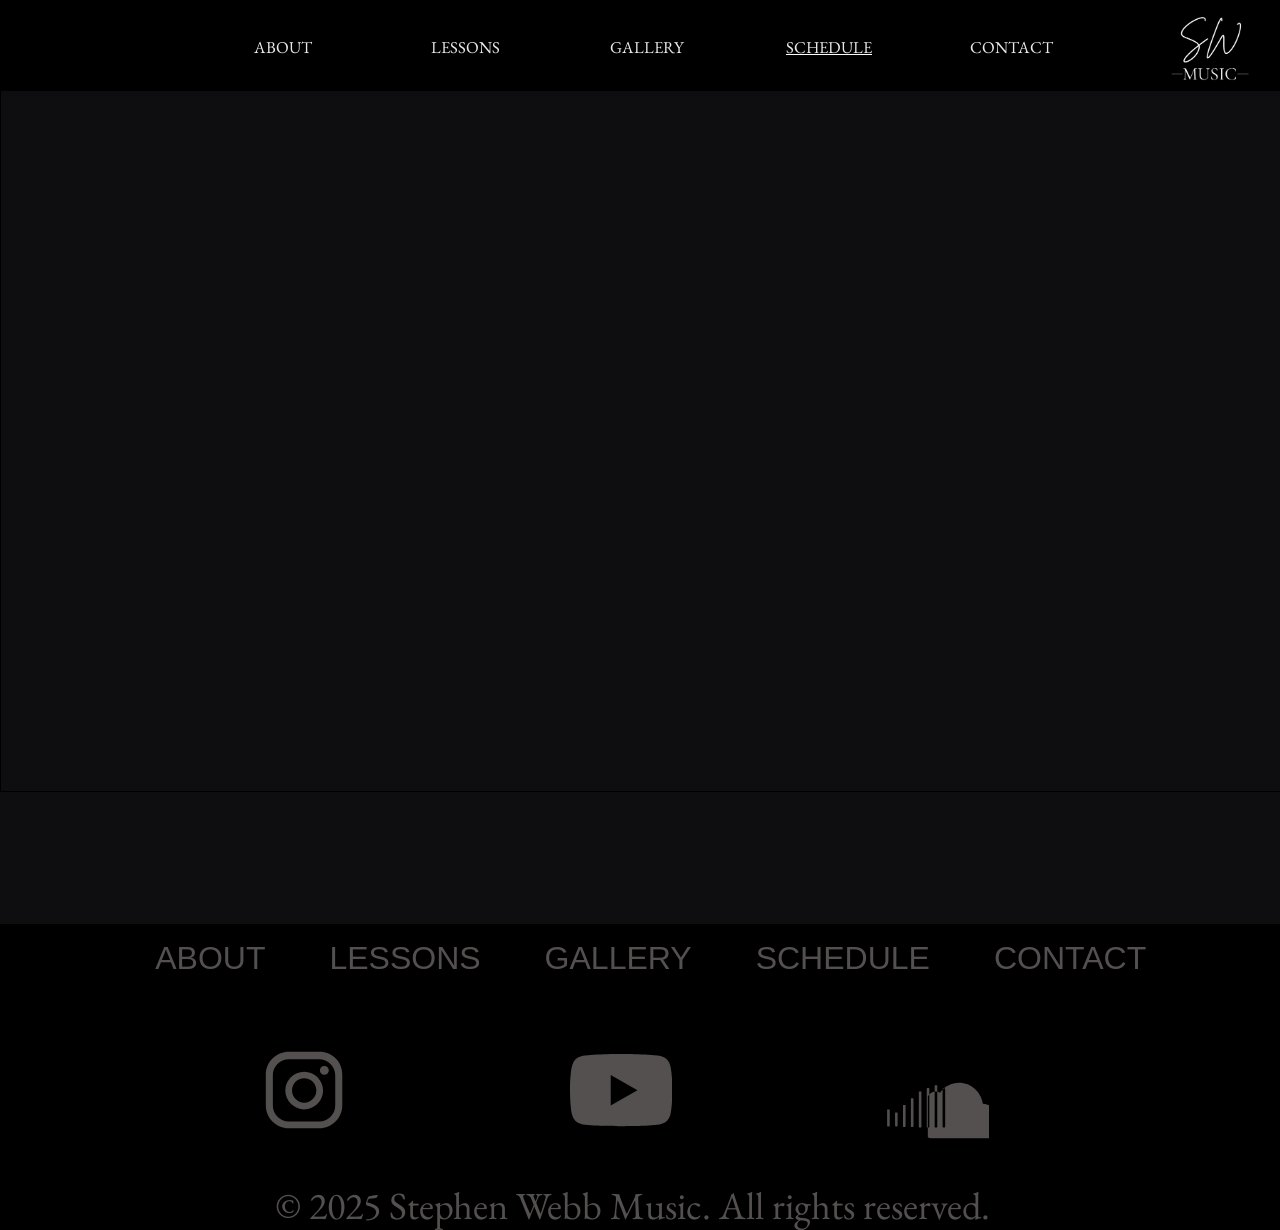
<file: public/schedule.html>
<!DOCTYPE html>
<html lang="en">
  <head>
    <meta charset="UTF-8">
    <meta name="viewport" content="width=device-width, initial-scale=1.0">

    <link rel="stylesheet" href="styles/general.css">
    <link rel="stylesheet" href="styles/header.css">
    <link rel="stylesheet" href="styles/nav-menu.css">
    <link rel="stylesheet" href="styles/footer.css">
    <link rel="stylesheet" href="styles/schedule-body.css">
    
    <link rel="preconnect" href="https://fonts.googleapis.com">
    <link rel="preconnect" href="https://fonts.gstatic.com" crossorigin>
    <link href="https://fonts.googleapis.com/css2?family=EB+Garamond:ital,wght@0,400..800;1,400..800&family=Roboto:ital,wght@0,100;0,300;0,400;0,500;0,700;0,900;1,100;1,300;1,400;1,500;1,700;1,900&family=Share+Tech+Mono&display=swap" rel="stylesheet">
    
    <title>Stephen Webb Music</title>
  </head>

  <body>
    <header>
      <div class="left-header">
        <button class="nav-toggle" id="nav-toggle">
          <img class="hamburger-menu" id="hamburger-menu" src="icons/hamburger-menu.svg">
          <img class="close-icon" id="close-icon" src="icons/x-close.svg">
        </button>
        <script src="script/hamburger.js"></script>
  
        <nav class="nav-menu" id="nav-menu">
          <ul>
            <li><a href="index.html">ABOUT</a></li>
            <li><a href="lessons.html">LESSONS</a></li>
            <li><a href="gallery.html">GALLERY</a></li>
            <li style="text-decoration: underline;"><a href="schedule.html">SCHEDULE</a></li>
            <li><a href="contact.html">CONTACT</a></li>
          </ul>
        </nav>
      </div>
  
      <div class="right-header">
        <a href="index.html" class="header-logo-cont">
          <img class="header-logo" src="pictures/logo.png">
        </a>
      </div>
    </header>

    <main>
      <iframe class="shedule-calnendar" src="https://calendar.google.com/calendar/embed?height=800&wkst=1&ctz=America%2FChicago&showPrint=0&mode=WEEK&showTz=0&showCalendars=0&title=Lesson%20Availability&src=cy53Lm11c2ljQG91dGxvb2suY29t&color=%23039be5" style="border:solid 1px #000000" width="100%" height="700px" frameborder="0" scrolling="no"></iframe>
    </main>
    
    <footer>
      <ul class="footer-nav">
        <li><a href="index.html">ABOUT</a></li>
        <li><a href="lessons.html">LESSONS</a></li>
        <li><a href="gallery.html">GALLERY</a></li>
        <li><a href="schedule.html">SCHEDULE</a></li>
        <li><a href="contact.html">CONTACT</a></li>
      </ul>
  
      <div class="footer-social">
        <a href="https://www.instagram.com/stephenwebbmusic/" target="_blank" rel="noopener noreferrer" class="footer-ig">
          <!-- Inline Official Instagram SVG Path -->
          <svg class="footer-icon" xmlns="http://www.w3.org/2000/svg" xmlns:xlink="http://www.w3.org/1999/xlink" fill="#000000" width="800px" height="800px" viewBox="0 0 32 32" id="Camada_1" version="1.1" xml:space="preserve">
            <g>
            <path d="M22.3,8.4c-0.8,0-1.4,0.6-1.4,1.4c0,0.8,0.6,1.4,1.4,1.4c0.8,0,1.4-0.6,1.4-1.4C23.7,9,23.1,8.4,22.3,8.4z"/>
            <path d="M16,10.2c-3.3,0-5.9,2.7-5.9,5.9s2.7,5.9,5.9,5.9s5.9-2.7,5.9-5.9S19.3,10.2,16,10.2z M16,19.9c-2.1,0-3.8-1.7-3.8-3.8   c0-2.1,1.7-3.8,3.8-3.8c2.1,0,3.8,1.7,3.8,3.8C19.8,18.2,18.1,19.9,16,19.9z"/>   
            <path d="M20.8,4h-9.5C7.2,4,4,7.2,4,11.2v9.5c0,4,3.2,7.2,7.2,7.2h9.5c4,0,7.2-3.2,7.2-7.2v-9.5C28,7.2,24.8,4,20.8,4z M25.7,20.8   c0,2.7-2.2,5-5,5h-9.5c-2.7,0-5-2.2-5-5v-9.5c0-2.7,2.2-5,5-5h9.5c2.7,0,5,2.2,5,5V20.8z"/>       
            </g>
            </svg>
        </a>
        <a href="https://www.youtube.com/@StephenWebbMusic" target="_blank" rel="noopener noreferrer" class="footer-yt">
          <svg class="footer-icon" viewBox="0 0 24 24" xmlns="http://w3.org">
            <path d="M23.498 6.186a3.016 3.016 0 0 0-2.122-2.136C19.505 3.545 12 3.545 12 3.545s-7.505 0-9.377.505A3.017 3.017 0 0 0 .502 6.186C0 8.07 0 12 0 12s0 3.93.502 5.814a3.016 3.016 0 0 0 2.122 2.136c1.871.505 9.376.505 9.376.505s7.505 0 9.377-.505a3.015 3.015 0 0 0 2.122-2.136C24 15.93 24 12 24 12s0-3.93-.502-5.814zM9.545 15.568V8.432L15.818 12l-6.273 3.568z"/>
          </svg>
        </a>
        <a href="https://on.soundcloud.com/IMVgdgA9zZKNSs7fgG" target="_blank" rel="noopener noreferrer" class="footer-sc">
          <svg class="footer-icon" viewBox="0 0 20 20" xmlns="http://w3.org">
            <path d="M11.56 16.735c0 .354-.031.531-.093.531h-.319c-.062 0-.093-.177-.093-.531V10.15c0-.353.031-.53.093-.53h.319c.062 0 .093.177.093.53v6.585zm-1.547.442c0 .06-.03.089-.093.089h-.319c-.062 0-.093-.03-.093-.089V9.117c0-.06.031-.089.093-.089h.319c.063 0 .093.03.093.089v8.06zm-1.549-.089c0 .118-.031.177-.093.177h-.319c-.062 0-.093-.059-.093-.177V9.752c0-.117.031-.176.093-.176h.319c.062 0 .093.059.093.176v7.336zm-1.547.089c0 .06-.031.089-.093.089h-.319c-.063 0-.093-.03-.093-.089V10.35c0-.06.03-.089.093-.089h.319c.062 0 .093.03.093.089v6.826zm-1.548-.177c0 .118-.031.177-.093.177h-.319c-.062 0-.093-.059-.093-.177v-5.263c0-.118.031-.177.093-.177h.319c.062 0 .093.059.093.177v5.263zm-1.548.088c0 .06-.031.089-.093.089h-.32c-.061 0-.092-.03-.092-.089v-4.09c0-.06.031-.089.093-.089h.319c.062 0 .093.03.093.089v4.09zm-1.548-.221c0 .147-.031.221-.093.221h-.319c-.062 0-.093-.074-.093-.221v-2.3c0-.147.031-.221.093-.221h.319c.062 0 .093.074.093.221v2.3zm-1.548.133c0 .06-.031.088-.093.088h-.319c-.062 0-.093-.03-.093-.088V13.84c0-.059.031-.088.093-.088h.319c.062 0 .093.03.093.088v1.177zm21.439-.818c0-1.89-1.442-3.435-3.238-3.535-.386-2.316-2.315-4.082-4.636-4.082-1.517 0-2.88.756-3.734 1.93-.257-.15-.55-.233-.861-.233-.67 0-1.25.405-1.523.993v7.915c.184.097.387.164.603.197.163.025.329.038.498.038h12.893c1.656 0 3-.105 3-3.223z"/>
          </svg>
        </a>
      </div>
  
      <p class="copy-right">
        &copy; 2025 Stephen Webb Music. All rights reserved.
      </p>
    </footer>
  </body>

</html>
</file>
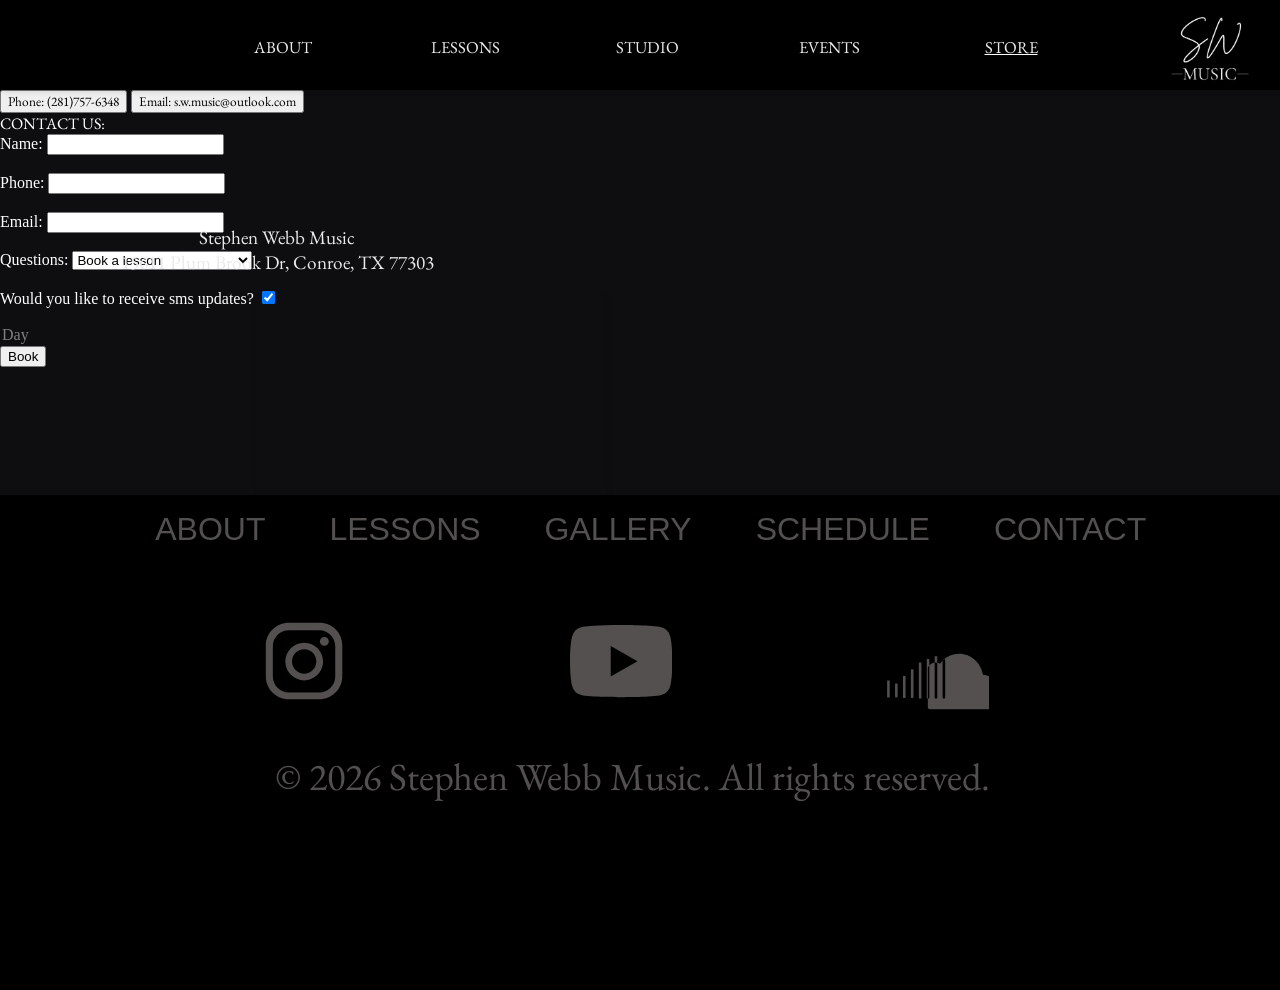
<file: public/store.html>
<!DOCTYPE html>
<html lang="en">
  <head>
    <meta charset="UTF-8">
    <meta name="viewport" content="width=device-width, initial-scale=1.0">

    <link rel="stylesheet" href="styles/general.css">
    <link rel="stylesheet" href="styles/header.css">
    <link rel="stylesheet" href="styles/nav-menu.css">
    <link rel="stylesheet" href="styles/footer.css">
    <link rel="stylesheet" href="styles/store-body.css">

    <link rel="preconnect" href="https://fonts.googleapis.com">
    <link rel="preconnect" href="https://fonts.gstatic.com" crossorigin>
    <link href="https://fonts.googleapis.com/css2?family=EB+Garamond:ital,wght@0,400..800;1,400..800&family=Roboto:ital,wght@0,100;0,300;0,400;0,500;0,700;0,900;1,100;1,300;1,400;1,500;1,700;1,900&family=Share+Tech+Mono&display=swap" rel="stylesheet">

    <title>Stephen Webb Music</title>
  </head>


  <body>
    <header>
      <div class="left-header">
        <button class="nav-toggle" id="nav-toggle">
          <img class="hamburger-menu" id="hamburger-menu" src="icons/hamburger-menu.svg">
          <img class="close-icon" id="close-icon" src="icons/x-close.svg">
        </button>
        <script src="script/hamburger.js"></script>
  
        <nav class="nav-menu" id="nav-menu">
          <ul>
            <li><a href="index.html">ABOUT</a></li>
            <li><a href="lessons.html">LESSONS</a></li>
            <li><a href="studio.html">STUDIO</a></li>
            <li><a href="events.html">EVENTS</a></li>
            <li style="text-decoration: underline;"><a href="store.html">STORE</a></li>
          </ul>
        </nav>
      </div>
  
      <div class="right-header">
        <a href="index.html" class="header-logo-cont">
          <img class="header-logo" src="pictures/logo.png">
        </a>
      </div>
    </header>
    <main>
      <button class="phone-num">
        <p class="basic-button">
          Phone: (281)757-6348
        </p>
      </button>
      <button class="mail">
        <p class="basic-button">
          Email: s.w.music@outlook.com
        </p>
      </button>

      <div class="line1">
      </div>

      <div class="request-form-cont">
        <p class="form-title">
          CONTACT US:
        </p>
        <form class="form-entry" action="/send-sms" method="POST">
          <label for="name">Name:</label>
          <input class="form-field" type="text" id="name" name="name" required><br><br>

          <label for="phone">Phone:</label>
          <input class="form-field" type="tel" id="phone" name="phone" required><br><br>

          <label for="email">Email:</label>
          <input class="form-field" type="email" id="email" name="email"><br><br>

          <label for="service">Questions:</label>
          <select class="form-field" id="service" name="service" required>
            <option value="" disabled selected>Book a lesson</option>
            <option value="new-plaster">1 hour - $65</option>
            <option value="replaster">30 minutes - $45</option>
            <option value="tile-coping">1 hour / virtual - $50</option>
            <option value="deck-resurfacing">30 minutes / virtual - $35</option>
            <option value="acid-wash">1 hour / in home - $100</option>
            <option value="inspection">30 minutes / in home - $75</option>
          </select><br><br>

          <label for="sms">Would you like to receive sms updates?</label>
          <input class="form-field" type="checkbox" id="sms" name="sms" checked><br><br>
            <option value="" disabled selected>Day</option>
          <input class="form-field-submit" type="submit" value="Book">
        </form>
      </div>

      <iframe class="map" src="https://www.google.com/maps/embed?pb=!1m18!1m12!1m3!1d3441.64755583762!2d-95.3263738!3d30.3893644!2m3!1f0!2f0!3f0!3m2!1i1024!2i768!4f13.1!3m3!1m2!1s0x86474196c9d91d6f%3A0x84ac29818ba723cb!2s15611%20Plum%20Brk%20Dr%2C%20Conroe%2C%20TX%2077303!5e0!3m2!1sen!2sus!4v1779753899569!5m2!1sen!2sus" width="600" height="450" style="border:0;" allowfullscreen="" loading="lazy" referrerpolicy="no-referrer-when-downgrade"></iframe>
      <p class="map-adress">
        Stephen Webb Music<br>
        15611 Plum Brook Dr,
        Conroe, TX 77303
      </p>
  </main>
    <footer>
      <ul class="footer-nav">
        <li><a href="index.html">ABOUT</a></li>
        <li><a href="lessons.html">LESSONS</a></li>
        <li><a href="gallery.html">GALLERY</a></li>
        <li><a href="schedule.html">SCHEDULE</a></li>
        <li><a href="contact.html">CONTACT</a></li>
      </ul>
  
      <div class="footer-social">
        <a href="https://www.instagram.com/stephenwebbmusic/" target="_blank" rel="noopener noreferrer" class="footer-ig">
          <!-- Inline Official Instagram SVG Path -->
          <svg class="footer-icon" xmlns="http://www.w3.org/2000/svg" xmlns:xlink="http://www.w3.org/1999/xlink" fill="#000000" width="800px" height="800px" viewBox="0 0 32 32" id="Camada_1" version="1.1" xml:space="preserve">
            <g>
            <path d="M22.3,8.4c-0.8,0-1.4,0.6-1.4,1.4c0,0.8,0.6,1.4,1.4,1.4c0.8,0,1.4-0.6,1.4-1.4C23.7,9,23.1,8.4,22.3,8.4z"/>
            <path d="M16,10.2c-3.3,0-5.9,2.7-5.9,5.9s2.7,5.9,5.9,5.9s5.9-2.7,5.9-5.9S19.3,10.2,16,10.2z M16,19.9c-2.1,0-3.8-1.7-3.8-3.8   c0-2.1,1.7-3.8,3.8-3.8c2.1,0,3.8,1.7,3.8,3.8C19.8,18.2,18.1,19.9,16,19.9z"/>   
            <path d="M20.8,4h-9.5C7.2,4,4,7.2,4,11.2v9.5c0,4,3.2,7.2,7.2,7.2h9.5c4,0,7.2-3.2,7.2-7.2v-9.5C28,7.2,24.8,4,20.8,4z M25.7,20.8   c0,2.7-2.2,5-5,5h-9.5c-2.7,0-5-2.2-5-5v-9.5c0-2.7,2.2-5,5-5h9.5c2.7,0,5,2.2,5,5V20.8z"/>       
            </g>
            </svg>
        </a>
        <a href="https://www.youtube.com/@StephenWebbMusic" target="_blank" rel="noopener noreferrer" class="footer-yt">
          <svg class="footer-icon" viewBox="0 0 24 24" xmlns="http://w3.org">
            <path d="M23.498 6.186a3.016 3.016 0 0 0-2.122-2.136C19.505 3.545 12 3.545 12 3.545s-7.505 0-9.377.505A3.017 3.017 0 0 0 .502 6.186C0 8.07 0 12 0 12s0 3.93.502 5.814a3.016 3.016 0 0 0 2.122 2.136c1.871.505 9.376.505 9.376.505s7.505 0 9.377-.505a3.015 3.015 0 0 0 2.122-2.136C24 15.93 24 12 24 12s0-3.93-.502-5.814zM9.545 15.568V8.432L15.818 12l-6.273 3.568z"/>
          </svg>
        </a>
        <a href="https://on.soundcloud.com/IMVgdgA9zZKNSs7fgG" target="_blank" rel="noopener noreferrer" class="footer-sc">
          <svg class="footer-icon" viewBox="0 0 20 20" xmlns="http://w3.org">
            <path d="M11.56 16.735c0 .354-.031.531-.093.531h-.319c-.062 0-.093-.177-.093-.531V10.15c0-.353.031-.53.093-.53h.319c.062 0 .093.177.093.53v6.585zm-1.547.442c0 .06-.03.089-.093.089h-.319c-.062 0-.093-.03-.093-.089V9.117c0-.06.031-.089.093-.089h.319c.063 0 .093.03.093.089v8.06zm-1.549-.089c0 .118-.031.177-.093.177h-.319c-.062 0-.093-.059-.093-.177V9.752c0-.117.031-.176.093-.176h.319c.062 0 .093.059.093.176v7.336zm-1.547.089c0 .06-.031.089-.093.089h-.319c-.063 0-.093-.03-.093-.089V10.35c0-.06.03-.089.093-.089h.319c.062 0 .093.03.093.089v6.826zm-1.548-.177c0 .118-.031.177-.093.177h-.319c-.062 0-.093-.059-.093-.177v-5.263c0-.118.031-.177.093-.177h.319c.062 0 .093.059.093.177v5.263zm-1.548.088c0 .06-.031.089-.093.089h-.32c-.061 0-.092-.03-.092-.089v-4.09c0-.06.031-.089.093-.089h.319c.062 0 .093.03.093.089v4.09zm-1.548-.221c0 .147-.031.221-.093.221h-.319c-.062 0-.093-.074-.093-.221v-2.3c0-.147.031-.221.093-.221h.319c.062 0 .093.074.093.221v2.3zm-1.548.133c0 .06-.031.088-.093.088h-.319c-.062 0-.093-.03-.093-.088V13.84c0-.059.031-.088.093-.088h.319c.062 0 .093.03.093.088v1.177zm21.439-.818c0-1.89-1.442-3.435-3.238-3.535-.386-2.316-2.315-4.082-4.636-4.082-1.517 0-2.88.756-3.734 1.93-.257-.15-.55-.233-.861-.233-.67 0-1.25.405-1.523.993v7.915c.184.097.387.164.603.197.163.025.329.038.498.038h12.893c1.656 0 3-.105 3-3.223z"/>
          </svg>
        </a>
      </div>
  
      <p class="copy-right">
        &copy; 2026 Stephen Webb Music. All rights reserved.
      </p>
    </footer>
  </body>
</html>
</file>
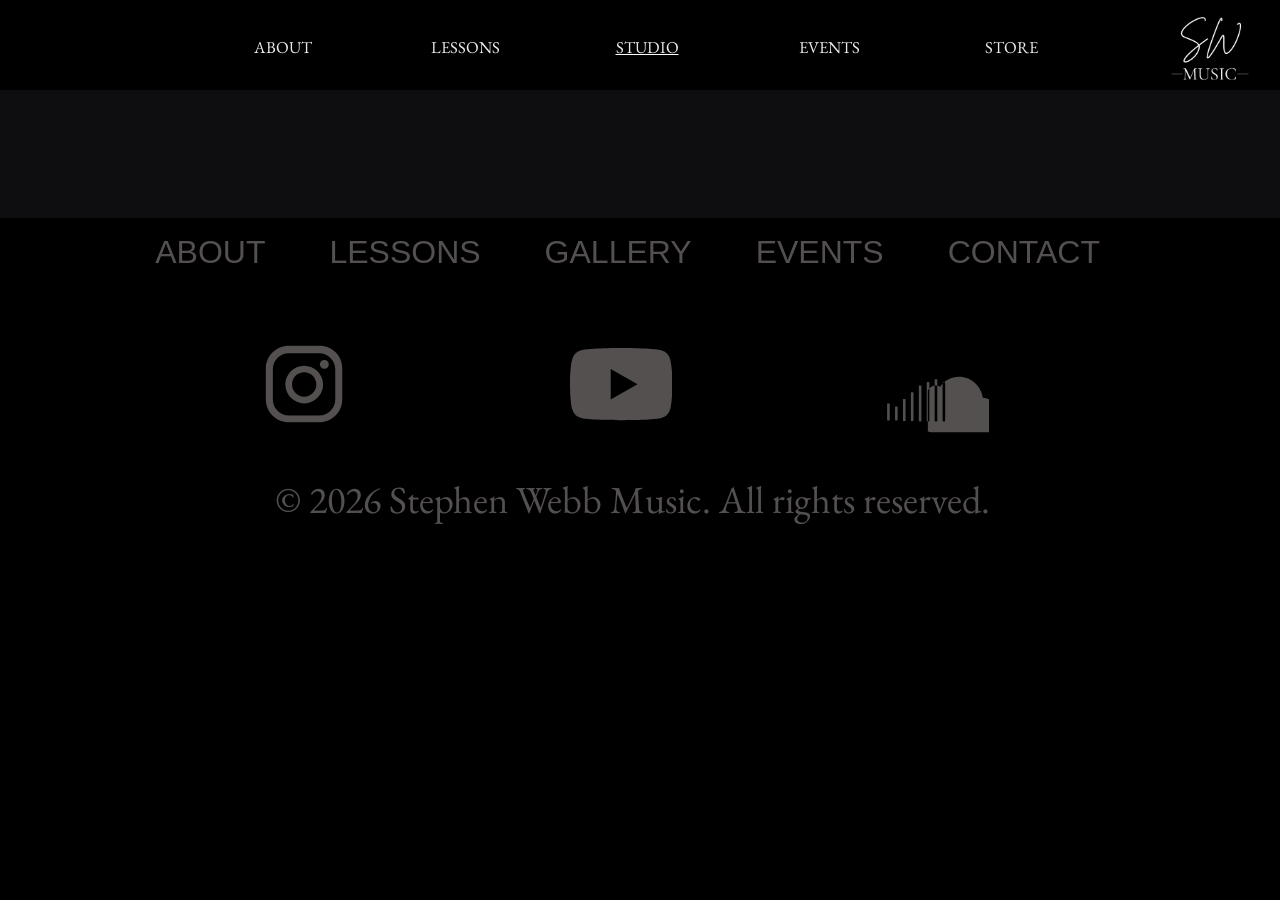
<file: public/studio.html>
<!DOCTYPE html>
<html lang="en">
  <head>
    <meta charset="UTF-8">
    <meta name="viewport" content="width=device-width, initial-scale=1.0">

    <link rel="stylesheet" href="styles/general.css">
    <link rel="stylesheet" href="styles/header.css">
    <link rel="stylesheet" href="styles/nav-menu.css">
    <link rel="stylesheet" href="styles/footer.css">
    <link rel="stylesheet" href="styles/studio-body.css">

    <link rel="preconnect" href="https://fonts.googleapis.com">
    <link rel="preconnect" href="https://fonts.gstatic.com" crossorigin>
    <link href="https://fonts.googleapis.com/css2?family=EB+Garamond:ital,wght@0,400..800;1,400..800&family=Roboto:ital,wght@0,100;0,300;0,400;0,500;0,700;0,900;1,100;1,300;1,400;1,500;1,700;1,900&family=Share+Tech+Mono&display=swap" rel="stylesheet">

    <title>Stephen Webb Music</title>
  </head>

  <body>
    <header>
      <div class="left-header">
        <button class="nav-toggle" id="nav-toggle">
          <img class="hamburger-menu" id="hamburger-menu" src="icons/hamburger-menu.svg">
          <img class="close-icon" id="close-icon" src="icons/x-close.svg">
        </button>
        <script src="script/hamburger.js"></script>
  
        <nav class="nav-menu" id="nav-menu">
          <ul>
            <li><a href="index.html">ABOUT</a></li>
            <li><a href="lessons.html">LESSONS</a></li>
            <li style="text-decoration: underline;"><a href="studio.html">STUDIO</a></li>
            <li><a href="events.html">EVENTS</a></li>
            <li><a href="store.html">STORE</a></li>
          </ul>
        </nav>
      </div>
  
      <div class="right-header">
        <a href="index.html" class="header-logo-cont">
          <img class="header-logo" src="pictures/logo.png">
        </a>
      </div>
    </header>
    <main>
    
    </main>
    <footer>
      <ul class="footer-nav">
        <li><a href="index.html">ABOUT</a></li>
        <li><a href="lessons.html">LESSONS</a></li>
        <li><a href="gallery.html">GALLERY</a></li>
        <li><a href="events.html">EVENTS</a></li>
        <li><a href="contact.html">CONTACT</a></li>
      </ul>
  
      <div class="footer-social">
        <a href="https://www.instagram.com/stephenwebbmusic/" target="_blank" rel="noopener noreferrer" class="footer-ig">
          <!-- Inline Official Instagram SVG Path -->
          <svg class="footer-icon" xmlns="http://www.w3.org/2000/svg" xmlns:xlink="http://www.w3.org/1999/xlink" fill="#000000" width="800px" height="800px" viewBox="0 0 32 32" id="Camada_1" version="1.1" xml:space="preserve">
            <g>
            <path d="M22.3,8.4c-0.8,0-1.4,0.6-1.4,1.4c0,0.8,0.6,1.4,1.4,1.4c0.8,0,1.4-0.6,1.4-1.4C23.7,9,23.1,8.4,22.3,8.4z"/>
            <path d="M16,10.2c-3.3,0-5.9,2.7-5.9,5.9s2.7,5.9,5.9,5.9s5.9-2.7,5.9-5.9S19.3,10.2,16,10.2z M16,19.9c-2.1,0-3.8-1.7-3.8-3.8   c0-2.1,1.7-3.8,3.8-3.8c2.1,0,3.8,1.7,3.8,3.8C19.8,18.2,18.1,19.9,16,19.9z"/>   
            <path d="M20.8,4h-9.5C7.2,4,4,7.2,4,11.2v9.5c0,4,3.2,7.2,7.2,7.2h9.5c4,0,7.2-3.2,7.2-7.2v-9.5C28,7.2,24.8,4,20.8,4z M25.7,20.8   c0,2.7-2.2,5-5,5h-9.5c-2.7,0-5-2.2-5-5v-9.5c0-2.7,2.2-5,5-5h9.5c2.7,0,5,2.2,5,5V20.8z"/>       
            </g>
            </svg>
        </a>
        <a href="https://www.youtube.com/@StephenWebbMusic" target="_blank" rel="noopener noreferrer" class="footer-yt">
          <svg class="footer-icon" viewBox="0 0 24 24" xmlns="http://w3.org">
            <path d="M23.498 6.186a3.016 3.016 0 0 0-2.122-2.136C19.505 3.545 12 3.545 12 3.545s-7.505 0-9.377.505A3.017 3.017 0 0 0 .502 6.186C0 8.07 0 12 0 12s0 3.93.502 5.814a3.016 3.016 0 0 0 2.122 2.136c1.871.505 9.376.505 9.376.505s7.505 0 9.377-.505a3.015 3.015 0 0 0 2.122-2.136C24 15.93 24 12 24 12s0-3.93-.502-5.814zM9.545 15.568V8.432L15.818 12l-6.273 3.568z"/>
          </svg>
        </a>
        <a href="https://on.soundcloud.com/IMVgdgA9zZKNSs7fgG" target="_blank" rel="noopener noreferrer" class="footer-sc">
          <svg class="footer-icon" viewBox="0 0 20 20" xmlns="http://w3.org">
            <path d="M11.56 16.735c0 .354-.031.531-.093.531h-.319c-.062 0-.093-.177-.093-.531V10.15c0-.353.031-.53.093-.53h.319c.062 0 .093.177.093.53v6.585zm-1.547.442c0 .06-.03.089-.093.089h-.319c-.062 0-.093-.03-.093-.089V9.117c0-.06.031-.089.093-.089h.319c.063 0 .093.03.093.089v8.06zm-1.549-.089c0 .118-.031.177-.093.177h-.319c-.062 0-.093-.059-.093-.177V9.752c0-.117.031-.176.093-.176h.319c.062 0 .093.059.093.176v7.336zm-1.547.089c0 .06-.031.089-.093.089h-.319c-.063 0-.093-.03-.093-.089V10.35c0-.06.03-.089.093-.089h.319c.062 0 .093.03.093.089v6.826zm-1.548-.177c0 .118-.031.177-.093.177h-.319c-.062 0-.093-.059-.093-.177v-5.263c0-.118.031-.177.093-.177h.319c.062 0 .093.059.093.177v5.263zm-1.548.088c0 .06-.031.089-.093.089h-.32c-.061 0-.092-.03-.092-.089v-4.09c0-.06.031-.089.093-.089h.319c.062 0 .093.03.093.089v4.09zm-1.548-.221c0 .147-.031.221-.093.221h-.319c-.062 0-.093-.074-.093-.221v-2.3c0-.147.031-.221.093-.221h.319c.062 0 .093.074.093.221v2.3zm-1.548.133c0 .06-.031.088-.093.088h-.319c-.062 0-.093-.03-.093-.088V13.84c0-.059.031-.088.093-.088h.319c.062 0 .093.03.093.088v1.177zm21.439-.818c0-1.89-1.442-3.435-3.238-3.535-.386-2.316-2.315-4.082-4.636-4.082-1.517 0-2.88.756-3.734 1.93-.257-.15-.55-.233-.861-.233-.67 0-1.25.405-1.523.993v7.915c.184.097.387.164.603.197.163.025.329.038.498.038h12.893c1.656 0 3-.105 3-3.223z"/>
          </svg>
        </a>
      </div>
  
      <p class="copy-right">
        &copy; 2026 Stephen Webb Music. All rights reserved.
      </p>
    </footer>
  </body>
</html>
</file>
<file: public/styles/general.css>
html{
  scroll-behavior: smooth;
  overscroll-behavior: none;

  height: 100%;
  overflow-y: auto;
  overscroll-behavior-y: none; /* Safari respects this on sub-containers */
  -webkit-overflow-scrolling: touch;
}
p {
  font-family: "EB Garamond", serif;
  margin-top: 0;
  margin-bottom: 0;
}
body {
  margin: 0;
  padding-top: 90px;
  height: auto;
 /* Safely handles Safari mobile nav bars */
  overscroll-behavior: none;
  color: white;
  background-color: #000000;
}
main{
  min-height: auto;
  background-color: #0e0e10;
  padding-bottom: 10%;
}
body, main{
  height: auto;
}
</file>
<file: public/styles/header.css>
header {
  height: 90px;
  
  display: flex;
  flex-direction: row; /*Default for flexbox's, ie. not needed*/
  justify-content: space-between;
  align-items: center;
  position: fixed;
  top: 0px;
  left: 0px;
  right: 0px;

  z-index: 99;

  background-color: #000000;
  box-shadow: 2px 2px 5px rgba(0, 0, 0, .1);
  padding-right: 20px;
}

.left-header {
  display: flex;
  align-items: center;
}

.right-header {
  display: flex;
  align-items: center;
  justify-content: center;
}
.header-logo-cont { /* Technically outside of header in HTML, but still appears on header */
  width: 150px;
  height: 90px;
  overflow: hidden;
  background-color: #000000;
  cursor: pointer;
  border: none;

  position: fixed;
  top: 0px;
  right: -80px;
  left: auto;
  transform: translateX(-50%);
  Z-index: 100;
  object-fit: cover;
}
.header-logo { /**/
  position: absolute;
  left: 50%;
  top: 50%;
  transform: translate(-50%, -50%);
  height: 120px;
}
</file>
<file: public/styles/nav-menu.css>
ul{
  list-style-type:none;
}
.hamburger-menu,
.close-icon {
  height: 48px;
  margin-left: 24px;
  margin-right: 20px;
  cursor: pointer;
  user-select: none;
}
.close-icon {
  display: none;
}

.nav-menu {
  display: flex; /*start*/
  flex-direction: column;
  position: absolute;
  top: 90px;
  left: 0;
  z-index: 1;

  background-color: #000000;
  overflow: hidden;
  max-height: 0;
  opacity: 1;
  transition: max-height 0.4s ease-out;
  width: 100%;
  box-shadow: 2px -2px .1px rgba(0, 0, 0, .1);
}
.nav-menu.active {
  max-height: 500px;
}
.nav-menu ul {
  list-style: none;
  margin: 0;
  padding: 0;
}
.nav-menu li{
  text-align: center;
  padding: 1rem;
}
.nav-menu a {
  color: #EAEAEA;
  text-decoration: none;
  display: block;
  font-family: "EB Garamond", serif;
}

.nav-menu a:hover{
  text-decoration: underline;
  text-decoration-color:#000;
}

/* Hamburger by default */
.nav-toggle {
  font-size: 2rem;
  background: none;
  border: none;
  color: white;
  cursor: pointer;
}

/* WIDE SCREEN STYLES */
@media screen and (min-width: 1250px)  {
  .nav-toggle {
    display: none; /*HIDES HAMBURGER*/
  }

  .nav-menu {
    display: block !important;
    max-height: 50px;
    position: static;
    background: none;
    box-shadow: 2px -2px .1px rgba(0, 0, 0, 0);
    width: 100%;
    justify-content:center;
    align-content: space-evenly;
    padding-left: 15vw;
    font-size: 1.3vw;
  }

  .nav-menu ul {
    display:inline-flex;
    justify-content: center;
  }

  .nav-menu li {
    padding: 0 1rem;
  }

  .nav-menu a {
    min-width: 150px;
    padding: 1rem 0;
    cursor: pointer;
  }
}
</file>
<file: public/styles/footer.css>
footer {
  display: flex;
  position:relative;
  background-color: rgb(0, 0, 0);
  width: 100%;
  bottom: 0vh;
  z-index: 10;
}

.footer-nav{
  display: flex;
  flex-direction: row;
  justify-self: center;
  position: relative;
  left: 9vw;
}
.footer-nav a {
  color: #545050;
  text-decoration: none;
  display: block;
  font-size: 2.5vw;
  font-weight: 100;
  font-family:Arial, Helvetica, sans-serif;
  padding-right: 5vw;
}

.footer-nav a:hover{
  text-decoration: underline;
  text-decoration-color:#545050;
}

.copy-right {
  color: #545050;
  font-size: 3vw;
  left: 21.5vw;
  position: absolute;
  justify-self: center;
  top: 20vw;
 }

 .footer-social{
  display: flex;
  flex-direction: row;
  position: absolute;
  width: 90%;
  height: 10vw;
  left: 3vw;
  top: 9vw;
  justify-content: space-evenly;
 }
 .footer-ig, .footer-yt, .footer-sc{
  position: relative;
  bottom: 0;
  margin-left: 1vw;
 }
 .footer-icon{
  width: 8vw;
  height: 8vw;
  fill: #545050;
 }
</file>
<file: public/styles/contact-body.css>
body{
  height: 100%;
}

.map-adress {
  width: 350px;
  position: absolute;
  left: min(8vw, 20%); top: 25%;
  font-size: larger;
  font-weight: 200;
  text-align: center;
  color: #EAEAEA;
}
.map {
  height: 550px;
  width: 350px;
  max-width: 80%;
  position: absolute;
  box-shadow: 2px 2px 5px rgba(0, 0, 0, .1);
  left: min(32vw, 20%); top: 30%;
  height: 350px;
  margin-top: 25px;
}

.mail,
.phone-num {
  left: 47%; top: 23%;
  width: 250px;
  position: absolute;
  background: none;
  cursor: pointer;
  border: none;
  font-family: "Share Tech Mono", monospace;
  font-size: large;
  color: #EAEAEA; 
}
.mail {
  margin-left: 240px;
}
.mail :hover,
.phone-num :hover {
  text-decoration: underline;
}


.line1 {
  position: absolute;
  background-color: #EAEAEA;
  width: 500px;
  height: 2px;
  top: 25%; left: 0%;
  margin-top: 25px;
  margin-bottom: 25px;
}


.request-form-cont {
  position: absolute;
  background-color: rgb(120, 120, 120);
  border-style: solid;
  border-color: #EAEAEA;
  box-shadow: 2px 2px 5px rgba(0, 0, 0, .1);
  width: 500px;
  height: auto;
  top: 30%;
  display: flex;
  align-items: center;
  flex-direction: column;
}
.form-title {
  text-align: center;
  font-size: large;
  margin-top: 10px;
  margin-bottom: 7px;
}
.form-entry {
  margin-left: 25px;
}
.form-field {
  margin-top: 15px;
}
.form-field-submit {
  position: relative;
  margin-bottom: 10px;
  left: 35%;
}

@media screen and (max-width: 1000px)  {
  .request-form-cont{
    margin-left: 11vw;;
  }
  .map-adress {
    width: 210px;
    top: 25%;
    left: 30vw;
    text-align: center;
    position: relative;
    margin-top: 30px;
    margin-bottom: 15px;
  }
  .map {
    width: min(70vw, 400px);
    top: 110vw; left: 14vw;
    position: absolute;
    box-shadow: 2px 2px 5px rgba(0, 0, 0, .1);
  }
  
  .mail,
  .phone-num {
    left: 1.5vw;
    width: max(2vw, 250px);
    font-size: clamp(7px, 3vw, 20px);
    position: relative;
    margin-top: 2vw;
  }
  .mail {
    margin-left: 0px;
  }
  
  .line1 {
    width:  min(75vw, 400px);
    top: 5%; margin-left: 13.5vw;
    position: relative;
  }

  .request-form-cont {
    width: min(75vw, 400px);
    top: 10%; left: 2vw;
    position: relative;
  }
}
</file>
<file: public/styles/events-body.css>
.schedule-calendar{
  width: 100%;
}
</file>
<file: public/styles/gallery-body.css>
.gallery-layout {
  display: flex;
  justify-content: space-around;
  flex-wrap: wrap;
  top: 0; left: 0;
}
.gallery-box {
  background-color: rgb(255, 0, 0);
  width: 50%;
  height: 50%;
  position: relative;
  margin-top: 20px;
}


@media screen and (max-width: 1000px)  {
  .gallery-layout {
    display: flex;
    justify-content: space-between;
    align-items: center;
    flex-direction: column;
    top: 0; left: 0;
  }
  .gallery-box {
    background-color: black;
    width: 100%;
    height: min(700px, 75vw);
  }
}
</file>
<file: public/styles/lessons-body.css>
.lessons-page{
  align-items: center;
}

.lessons-instruments{
  text-align: center;
  padding-top: 4vw;
  margin-bottom: 3vw;
  font-size: 3vw;
}
.lesson-box{
  position: relative;
  border-style: solid;
  border-width: 2px;
  border-radius: 4vw;
  padding: 2vw;
  margin-bottom: 5vw;
  width: 90vw;
  left: 3vw;

}
.lesson-title{
  position: relative;
  margin-bottom: 1vw;
  margin-left: 3vw;
  font-size: 4vw;
  font-weight: 1000;
  text-align: center;
  width: 80vw;
}
.lesson-paragraph{
  position: relative;
  text-align: center;
  font-size: 3vw;
  margin-bottom: 5vw;
  font-family: 'Courier New', Courier, monospace;
  width: 90vw;
}
.lesson-button{
  position: relative;
  background-color: #212121;
  color: white;
  font-weight: 800;
  font-size: 2.5vw;
  width: 37vw;
  height: 7vw;
  border: color(white);
  border-style:solid;
  border-radius: 25vw;
  transition: transform 0.3s ease, box-shadow 0.3s ease;
  left: 7vw;
}
.lesson-button:Hover{
  box-shadow: 0 .5vw .5vw rgba(255, 255, 255, 0.45);
  transform: translateY(-.7vw) scale(1.05);
}

.terms-conditions{
  text-align: center;
  font-size: 3vw;
  max-width: 80%;
  margin-left: 10%;
  margin-bottom: 10%;
}

.contact-box{
  justify-items: center;
  align-items: center;
  display: flex;
  flex-direction: column;
  max-width: 80%;
  margin-left: 10%;
}

.contact-sources{
  display: flex;
  flex-direction: column;
  width: 55%;
  position: relative;
  text-align: center;
  left: 5%;
  margin-bottom: 3%;
}
.mail,
.phone-num {
  width: 80%;
  position: relative;
  background: none;
  cursor: pointer;
  border: none;
  font-family: "Share Tech Mono", monospace;
  font-size: 3vw;
  color: #EAEAEA; 
  text-decoration: none;
}
.mail :hover,
.phone-num :hover {
  text-decoration: underline;
}


.request-form-cont {
  max-width: 80%; max-height: 50%;
  margin: 0 auto;
  padding: 30px;
  background: #000000;
  border-color: white;
  border-style: solid;
  border-radius: 12px;
  box-shadow: 0 4px 20px rgba(0, 0, 0, 0.08);
  box-sizing: border-box;
}
.form-title {
  text-align: center;
  font-size: 3vw;
  margin-top: 10px;
  margin-bottom: 7px;
  font-family: "Share Tech Mono", monospace;
}
form label {
  display: block;
  margin-bottom: 7px;
  font-size: 15px;
  font-weight: 600;
  color: #ffffff;
  font-family: "Share Tech Mono", monospace;
}
form input,
form textarea {
  width: 100%;
  padding-left: 12px;
  margin-bottom: 20px;
  border: 1px solid #ccc;
  border-radius: 7px;
  font-family: inherit;
  font-size: 16px;
  box-sizing: border-box;
  transition: border-color 0.2s, box-shadow 0.2s;
}
form input:focus,
form textarea:focus {
  outline: none;
  border-color: #555;
  box-shadow: 0 0 0 3px rgba(0, 0, 0, 0.08);
}
form textarea {
  resize: vertical;
  min-height: 50px;
}
form button {
  width: 100%;
  padding: 13px 20px;
  border: none;
  border-radius: 7px;
  border-style: solid;
  border-color: white;
  background: #000000;
  color: #fff;
  font-family: inherit;
  font-size: 16px;
  font-weight: 600;
  cursor: pointer;
  transition: background 0.2s, transform 0.1s;
}
form button:hover {
  background: #444;
}
form button:active {
  transform: translateY(1px);
}



@media(min-width: 750px){
  .lessons-page{
    display: flex;
    flex-wrap: wrap;
    align-items: center;
    padding-left: 10%; padding-right: 10%;
  }

  .lessons-instruments{
    padding: 3vw;
    padding-top: 4vw;
    margin-bottom: 3vw;
    margin-left: 44vw;
    font-size: 2.2vw;
  }

  .lessons-instruments{
    margin-left:4.5vw;
  }
  .lesson-box{
    align-self: center;
    position: relative;
    border-style: solid;
    border-width: 2px;
    border-radius: 4vw;
    padding: 2vw;
    margin-bottom: 5vw;
    width: 30vw;
    margin-left: 2.5vw;
    min-height: 40vw;
  }
  .lesson-title{
    position: relative;
    margin-bottom: 1vw;
    font-size: 3vw;
    font-weight: 1000;
    width: 40vw;
    left: -8vw;
  }
  .lesson-paragraph{
    font-size: 1.7vw;
    width: 100%;
  }
  .lesson-button{
    font-size: 1.7vw;
    width: 14vw;
    left: 1vw;
  }

  .line1{
    max-width: 40%;
  }

  .request-form-cont {
    max-width: 40%;
  }
}
</file>
<file: public/styles/schedule-body.css>
.schedule-calendar{
  width: 100%;
}
</file>
<file: public/styles/store-body.css>
body{
  height: 100%;
}

.map-adress {
  width: 350px;
  position: absolute;
  left: min(8vw, 20%); top: 25%;
  font-size: larger;
  font-weight: 200;
  text-align: center;
  color: #EAEAEA;
}
.map {
  height: 550px;
  width: 350px;
  max-width: 80%;
  position: absolute;
  box-shadow: 2px 2px 5px rgba(0, 0, 0, .1);
  left: min(32vw, 20%); top: 30%;
  height: 350px;
  margin-top: 25px;
}



@media screen and (max-width: 1000px)  {
  .request-form-cont{
    margin-left: 11vw;;
  }
  .map-adress {
    width: 210px;
    top: 25%;
    left: 30vw;
    text-align: center;
    position: relative;
    margin-top: 30px;
    margin-bottom: 15px;
  }
  .map {
    width: min(70vw, 400px);
    top: 110vw; left: 14vw;
    position: absolute;
    box-shadow: 2px 2px 5px rgba(0, 0, 0, .1);
  }
  
  .mail,
  .phone-num {
    left: 1.5vw;
    width: max(2vw, 250px);
    font-size: clamp(7px, 3vw, 20px);
    position: relative;
    margin-top: 2vw;
  }
  .mail {
    margin-left: 0px;
  }
  
  .line1 {
    width:  min(75vw, 400px);
    top: 5%; margin-left: 13.5vw;
    position: relative;
  }

  .request-form-cont {
    width: min(75vw, 400px);
    top: 10%; left: 2vw;
    position: relative;
  }
}
</file>
<file: public/styles/studio-body.css>
.gallery-layout {
  display: flex;
  justify-content: space-around;
  flex-wrap: wrap;
  top: 0; left: 0;
}
.gallery-box {
  background-color: rgb(255, 0, 0);
  width: 50%;
  height: 50%;
  position: relative;
  margin-top: 20px;
}


@media screen and (max-width: 1000px)  {
  .gallery-layout {
    display: flex;
    justify-content: space-between;
    align-items: center;
    flex-direction: column;
    top: 0; left: 0;
  }
  .gallery-box {
    background-color: black;
    width: 100%;
    height: min(700px, 75vw);
  }
}
</file>
